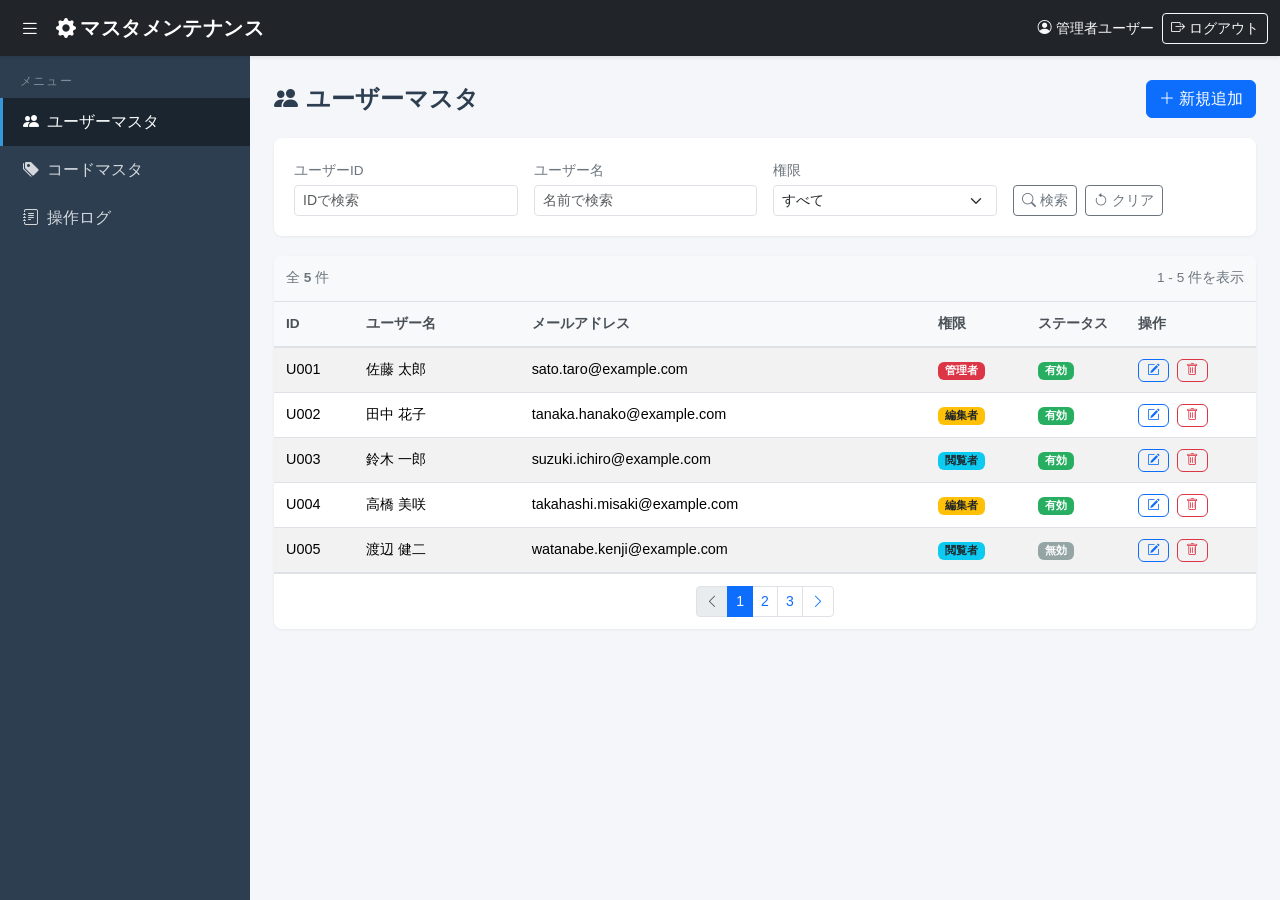
<file: index.html>
<!DOCTYPE html>
<html lang="ja">
<head>
  <meta charset="UTF-8">
  <meta name="viewport" content="width=device-width, initial-scale=1.0">
  <title>マスタメンテナンス - ユーザーマスタ</title>
  <!-- Bootstrap 5 CSS -->
  <link href="https://cdn.jsdelivr.net/npm/bootstrap@5.3.3/dist/css/bootstrap.min.css" rel="stylesheet">
  <!-- Bootstrap Icons -->
  <link href="https://cdn.jsdelivr.net/npm/bootstrap-icons@1.11.3/font/bootstrap-icons.min.css" rel="stylesheet">
  <!-- Custom CSS -->
  <link href="css/style.css" rel="stylesheet">
</head>
<body>

  <!-- ===== Header ===== -->
  <nav class="navbar navbar-expand navbar-dark bg-dark fixed-top">
    <div class="container-fluid">
      <button class="btn btn-dark me-2" id="sidebarToggle">
        <i class="bi bi-list"></i>
      </button>
      <a class="navbar-brand" href="index.html">
        <i class="bi bi-gear-fill me-1"></i>マスタメンテナンス
      </a>
      <div class="ms-auto d-flex align-items-center">
        <span class="text-light small me-2">
          <i class="bi bi-person-circle me-1"></i>管理者ユーザー
        </span>
        <a href="#" class="btn btn-outline-light btn-sm">
          <i class="bi bi-box-arrow-right"></i> ログアウト
        </a>
      </div>
    </div>
  </nav>

  <!-- Spacer for fixed navbar -->
  <div style="height: var(--header-height);"></div>

  <!-- ===== Sidebar ===== -->
  <nav id="sidebar">
    <div class="sidebar-heading">メニュー</div>
    <ul class="nav flex-column">
      <li class="nav-item">
        <a class="nav-link active" href="index.html">
          <i class="bi bi-people-fill"></i>ユーザーマスタ
        </a>
      </li>
      <li class="nav-item">
        <a class="nav-link" href="codes.html">
          <i class="bi bi-tags-fill"></i>コードマスタ
        </a>
      </li>
      <li class="nav-item">
        <a class="nav-link" href="audit-logs.html">
          <i class="bi bi-journal-text"></i>操作ログ
        </a>
      </li>
    </ul>
  </nav>

  <!-- ===== Main Content ===== -->
  <div id="main-content">

    <!-- Page Header -->
    <div class="page-header">
      <h4><i class="bi bi-people-fill me-2"></i>ユーザーマスタ</h4>
      <button class="btn btn-primary" data-bs-toggle="modal" data-bs-target="#userModal">
        <i class="bi bi-plus-lg me-1"></i>新規追加
      </button>
    </div>

    <!-- Search Area -->
    <div class="search-area">
      <form>
        <div class="row g-3 align-items-end">
          <div class="col-md-3">
            <label class="form-label">ユーザーID</label>
            <input type="text" class="form-control form-control-sm" placeholder="IDで検索">
          </div>
          <div class="col-md-3">
            <label class="form-label">ユーザー名</label>
            <input type="text" class="form-control form-control-sm" placeholder="名前で検索">
          </div>
          <div class="col-md-3">
            <label class="form-label">権限</label>
            <select class="form-select form-select-sm">
              <option value="">すべて</option>
              <option value="admin">管理者</option>
              <option value="editor">編集者</option>
              <option value="viewer">閲覧者</option>
            </select>
          </div>
          <div class="col-md-3">
            <button type="button" class="btn btn-outline-secondary btn-sm me-1">
              <i class="bi bi-search me-1"></i>検索
            </button>
            <button type="button" class="btn btn-outline-secondary btn-sm">
              <i class="bi bi-arrow-counterclockwise me-1"></i>クリア
            </button>
          </div>
        </div>
      </form>
    </div>

    <!-- Table -->
    <div class="table-card">
      <div class="table-info-bar">
        <span>全 <strong>5</strong> 件</span>
        <span>1 - 5 件を表示</span>
      </div>
      <div class="table-responsive">
        <table class="table table-striped table-hover">
          <thead>
            <tr>
              <th style="width: 80px;">ID</th>
              <th>ユーザー名</th>
              <th>メールアドレス</th>
              <th style="width: 100px;">権限</th>
              <th style="width: 100px;">ステータス</th>
              <th style="width: 130px;">操作</th>
            </tr>
          </thead>
          <tbody>
            <tr>
              <td>U001</td>
              <td>佐藤 太郎</td>
              <td>sato.taro@example.com</td>
              <td><span class="badge bg-danger">管理者</span></td>
              <td><span class="badge badge-active">有効</span></td>
              <td>
                <button class="btn btn-outline-primary btn-action me-1" data-bs-toggle="modal" data-bs-target="#userModal">
                  <i class="bi bi-pencil-square"></i>
                </button>
                <button class="btn btn-outline-danger btn-action" data-bs-toggle="modal" data-bs-target="#deleteModal">
                  <i class="bi bi-trash"></i>
                </button>
              </td>
            </tr>
            <tr>
              <td>U002</td>
              <td>田中 花子</td>
              <td>tanaka.hanako@example.com</td>
              <td><span class="badge bg-warning text-dark">編集者</span></td>
              <td><span class="badge badge-active">有効</span></td>
              <td>
                <button class="btn btn-outline-primary btn-action me-1" data-bs-toggle="modal" data-bs-target="#userModal">
                  <i class="bi bi-pencil-square"></i>
                </button>
                <button class="btn btn-outline-danger btn-action" data-bs-toggle="modal" data-bs-target="#deleteModal">
                  <i class="bi bi-trash"></i>
                </button>
              </td>
            </tr>
            <tr>
              <td>U003</td>
              <td>鈴木 一郎</td>
              <td>suzuki.ichiro@example.com</td>
              <td><span class="badge bg-info text-dark">閲覧者</span></td>
              <td><span class="badge badge-active">有効</span></td>
              <td>
                <button class="btn btn-outline-primary btn-action me-1" data-bs-toggle="modal" data-bs-target="#userModal">
                  <i class="bi bi-pencil-square"></i>
                </button>
                <button class="btn btn-outline-danger btn-action" data-bs-toggle="modal" data-bs-target="#deleteModal">
                  <i class="bi bi-trash"></i>
                </button>
              </td>
            </tr>
            <tr>
              <td>U004</td>
              <td>高橋 美咲</td>
              <td>takahashi.misaki@example.com</td>
              <td><span class="badge bg-warning text-dark">編集者</span></td>
              <td><span class="badge badge-active">有効</span></td>
              <td>
                <button class="btn btn-outline-primary btn-action me-1" data-bs-toggle="modal" data-bs-target="#userModal">
                  <i class="bi bi-pencil-square"></i>
                </button>
                <button class="btn btn-outline-danger btn-action" data-bs-toggle="modal" data-bs-target="#deleteModal">
                  <i class="bi bi-trash"></i>
                </button>
              </td>
            </tr>
            <tr>
              <td>U005</td>
              <td>渡辺 健二</td>
              <td>watanabe.kenji@example.com</td>
              <td><span class="badge bg-info text-dark">閲覧者</span></td>
              <td><span class="badge badge-inactive">無効</span></td>
              <td>
                <button class="btn btn-outline-primary btn-action me-1" data-bs-toggle="modal" data-bs-target="#userModal">
                  <i class="bi bi-pencil-square"></i>
                </button>
                <button class="btn btn-outline-danger btn-action" data-bs-toggle="modal" data-bs-target="#deleteModal">
                  <i class="bi bi-trash"></i>
                </button>
              </td>
            </tr>
          </tbody>
        </table>
      </div>

      <!-- Pagination -->
      <div class="pagination-area">
        <nav>
          <ul class="pagination pagination-sm mb-0">
            <li class="page-item disabled">
              <a class="page-link" href="#"><i class="bi bi-chevron-left"></i></a>
            </li>
            <li class="page-item active"><a class="page-link" href="#">1</a></li>
            <li class="page-item"><a class="page-link" href="#">2</a></li>
            <li class="page-item"><a class="page-link" href="#">3</a></li>
            <li class="page-item">
              <a class="page-link" href="#"><i class="bi bi-chevron-right"></i></a>
            </li>
          </ul>
        </nav>
      </div>
    </div>

  </div><!-- /main-content -->

  <!-- ===== User Edit Modal ===== -->
  <div class="modal fade" id="userModal" tabindex="-1" aria-labelledby="userModalLabel" aria-hidden="true">
    <div class="modal-dialog">
      <div class="modal-content">
        <div class="modal-header">
          <h5 class="modal-title" id="userModalLabel">
            <i class="bi bi-person-plus-fill me-2"></i>ユーザー登録・編集
          </h5>
          <button type="button" class="btn-close" data-bs-dismiss="modal" aria-label="閉じる"></button>
        </div>
        <div class="modal-body">
          <form>
            <div class="mb-3">
              <label class="form-label required">ユーザーID</label>
              <input type="text" class="form-control" placeholder="例: U006">
              <div class="form-text">新規登録時のみ入力してください。</div>
            </div>
            <div class="mb-3">
              <label class="form-label required">ユーザー名</label>
              <input type="text" class="form-control" placeholder="例: 山田 太郎">
            </div>
            <div class="mb-3">
              <label class="form-label required">メールアドレス</label>
              <input type="email" class="form-control" placeholder="例: yamada@example.com">
            </div>
            <div class="mb-3">
              <label class="form-label required">権限</label>
              <select class="form-select">
                <option value="">選択してください</option>
                <option value="admin">管理者</option>
                <option value="editor">編集者</option>
                <option value="viewer">閲覧者</option>
              </select>
            </div>
            <div class="mb-3">
              <label class="form-label">ステータス</label>
              <div class="form-check form-switch">
                <input class="form-check-input" type="checkbox" id="statusSwitch" checked>
                <label class="form-check-label" for="statusSwitch">有効</label>
              </div>
            </div>
          </form>
        </div>
        <div class="modal-footer">
          <button type="button" class="btn btn-secondary" data-bs-dismiss="modal">
            <i class="bi bi-x-lg me-1"></i>キャンセル
          </button>
          <button type="button" class="btn btn-primary">
            <i class="bi bi-check-lg me-1"></i>保存
          </button>
        </div>
      </div>
    </div>
  </div>

  <!-- ===== Delete Confirm Modal ===== -->
  <div class="modal fade" id="deleteModal" tabindex="-1" aria-labelledby="deleteModalLabel" aria-hidden="true">
    <div class="modal-dialog modal-sm">
      <div class="modal-content">
        <div class="modal-header">
          <h5 class="modal-title" id="deleteModalLabel">
            <i class="bi bi-exclamation-triangle-fill text-danger me-2"></i>削除確認
          </h5>
          <button type="button" class="btn-close" data-bs-dismiss="modal" aria-label="閉じる"></button>
        </div>
        <div class="modal-body">
          <p>このユーザーを削除してもよろしいですか？</p>
          <p class="text-muted small mb-0">この操作は取り消せません。</p>
        </div>
        <div class="modal-footer">
          <button type="button" class="btn btn-secondary btn-sm" data-bs-dismiss="modal">キャンセル</button>
          <button type="button" class="btn btn-danger btn-sm">
            <i class="bi bi-trash me-1"></i>削除する
          </button>
        </div>
      </div>
    </div>
  </div>

  <!-- Bootstrap 5 JS Bundle -->
  <script src="https://cdn.jsdelivr.net/npm/bootstrap@5.3.3/dist/js/bootstrap.bundle.min.js"></script>
  <!-- Sidebar Toggle (minimal JS for design) -->
  <script>
    document.getElementById('sidebarToggle').addEventListener('click', function () {
      document.getElementById('sidebar').classList.toggle('collapsed');
      document.getElementById('main-content').classList.toggle('expanded');
    });
  </script>
</body>
</html>
</file>
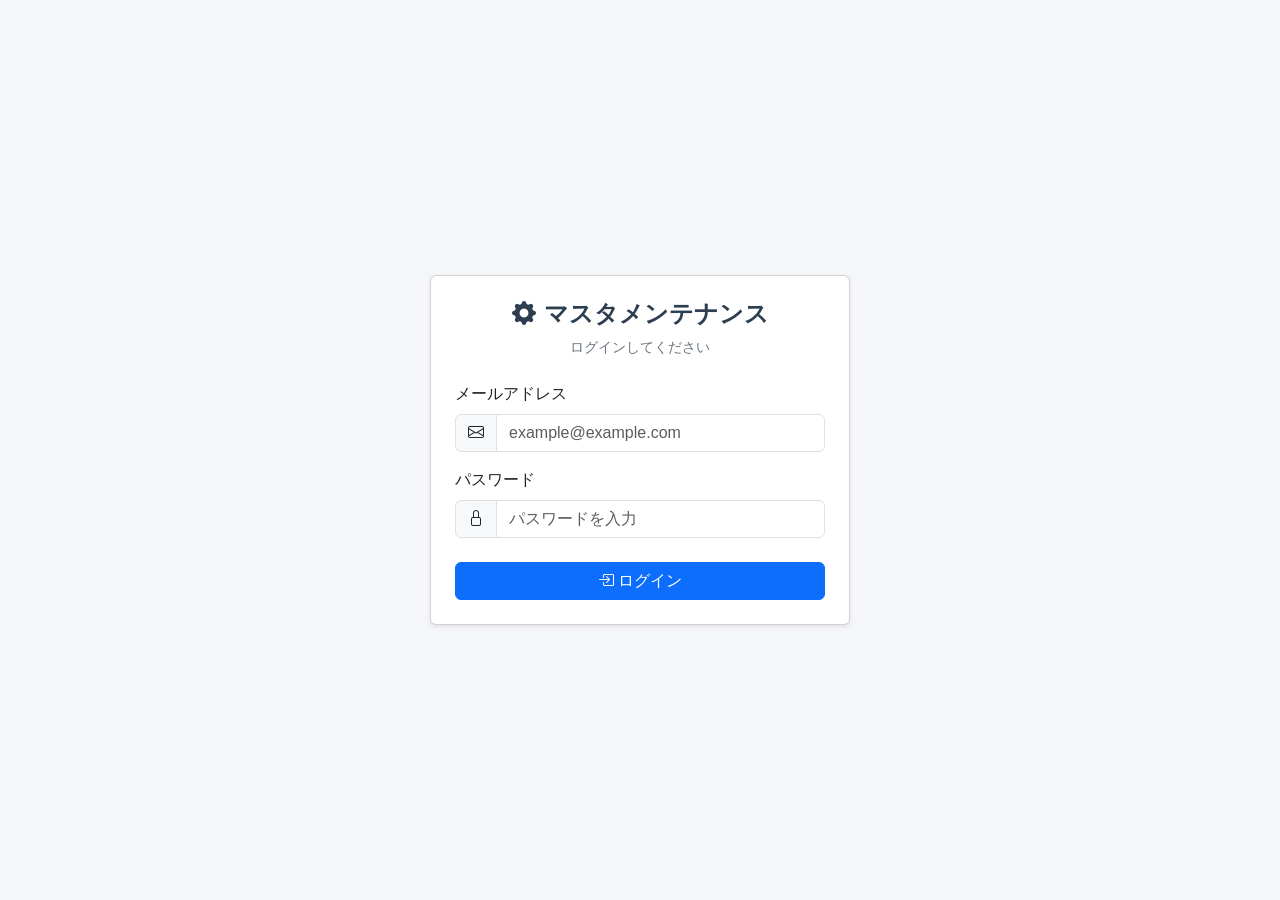
<file: src/MasterMaintenance.Api/wwwroot/index.html>
<!DOCTYPE html>
<html lang="ja">
<head>
  <meta charset="UTF-8">
  <meta name="viewport" content="width=device-width, initial-scale=1.0">
  <title>マスタメンテナンス - ユーザーマスタ</title>
  <!-- Bootstrap 5 CSS -->
  <link href="https://cdn.jsdelivr.net/npm/bootstrap@5.3.3/dist/css/bootstrap.min.css" rel="stylesheet">
  <!-- Bootstrap Icons -->
  <link href="https://cdn.jsdelivr.net/npm/bootstrap-icons@1.11.3/font/bootstrap-icons.min.css" rel="stylesheet">
  <!-- Custom CSS -->
  <link href="css/style.css" rel="stylesheet">
</head>
<body>

  <!-- ===== Header ===== -->
  <nav class="navbar navbar-expand navbar-dark bg-dark fixed-top">
    <div class="container-fluid">
      <button class="btn btn-dark me-2" id="sidebarToggle">
        <i class="bi bi-list"></i>
      </button>
      <a class="navbar-brand" href="index.html">
        <i class="bi bi-gear-fill me-1"></i>マスタメンテナンス
      </a>
      <div class="ms-auto d-flex align-items-center">
        <span class="text-light small me-2" id="currentUserName">
          <i class="bi bi-person-circle me-1"></i>
        </span>
        <a href="#" class="btn btn-outline-light btn-sm" id="btnLogout">
          <i class="bi bi-box-arrow-right"></i> ログアウト
        </a>
      </div>
    </div>
  </nav>

  <!-- Spacer for fixed navbar -->
  <div style="height: var(--header-height);"></div>

  <!-- ===== Sidebar ===== -->
  <nav id="sidebar">
    <div class="sidebar-heading">メニュー</div>
    <ul class="nav flex-column">
      <li class="nav-item">
        <a class="nav-link active" href="index.html">
          <i class="bi bi-people-fill"></i>ユーザーマスタ
        </a>
      </li>
      <li class="nav-item">
        <a class="nav-link" href="codes.html">
          <i class="bi bi-tags-fill"></i>コードマスタ
        </a>
      </li>
      <li class="nav-item">
        <a class="nav-link" href="audit-logs.html">
          <i class="bi bi-journal-text"></i>操作ログ
        </a>
      </li>
    </ul>
  </nav>

  <!-- ===== Main Content ===== -->
  <div id="main-content">

    <!-- Page Header -->
    <div class="page-header">
      <h4><i class="bi bi-people-fill me-2"></i>ユーザーマスタ</h4>
      <button class="btn btn-primary" id="btnAddUser">
        <i class="bi bi-plus-lg me-1"></i>新規追加
      </button>
    </div>

    <!-- Search Area -->
    <div class="search-area">
      <form>
        <div class="row g-3 align-items-end">
          <div class="col-md-3">
            <label class="form-label">ユーザーID</label>
            <input type="text" class="form-control form-control-sm" id="searchId" placeholder="IDで検索">
          </div>
          <div class="col-md-3">
            <label class="form-label">ユーザー名</label>
            <input type="text" class="form-control form-control-sm" id="searchUserName" placeholder="名前で検索">
          </div>
          <div class="col-md-3">
            <label class="form-label">権限</label>
            <select class="form-select form-select-sm" id="searchRole">
              <option value="">すべて</option>
              <option value="admin">管理者</option>
              <option value="editor">編集者</option>
              <option value="viewer">閲覧者</option>
            </select>
          </div>
          <div class="col-md-3">
            <button type="button" class="btn btn-outline-secondary btn-sm me-1" id="btnSearch">
              <i class="bi bi-search me-1"></i>検索
            </button>
            <button type="button" class="btn btn-outline-secondary btn-sm" id="btnClear">
              <i class="bi bi-arrow-counterclockwise me-1"></i>クリア
            </button>
          </div>
        </div>
      </form>
    </div>

    <!-- Table -->
    <div class="table-card">
      <div class="table-info-bar">
        <span>全 <strong id="totalCount">0</strong> 件</span>
        <span id="showingRange">0 件を表示</span>
      </div>
      <div class="table-responsive">
        <table class="table table-striped table-hover">
          <thead>
            <tr>
              <th style="width: 80px;">ID</th>
              <th>ユーザー名</th>
              <th>メールアドレス</th>
              <th style="width: 100px;">権限</th>
              <th style="width: 100px;">ステータス</th>
              <th style="width: 130px;">操作</th>
            </tr>
          </thead>
          <tbody id="userTableBody">
          </tbody>
        </table>
      </div>

      <!-- Pagination -->
      <div class="pagination-area">
        <nav>
          <ul class="pagination pagination-sm mb-0" id="pagination">
          </ul>
        </nav>
      </div>
    </div>

  </div><!-- /main-content -->

  <!-- ===== User Edit Modal ===== -->
  <div class="modal fade" id="userModal" tabindex="-1" aria-labelledby="userModalLabel" aria-hidden="true">
    <div class="modal-dialog">
      <div class="modal-content">
        <div class="modal-header">
          <h5 class="modal-title" id="userModalLabel">
            <i class="bi bi-person-plus-fill me-2"></i>ユーザー登録・編集
          </h5>
          <button type="button" class="btn-close" data-bs-dismiss="modal" aria-label="閉じる"></button>
        </div>
        <div class="modal-body">
          <form id="userForm">
            <input type="hidden" id="formMode" value="create">
            <div class="mb-3" id="idFieldGroup">
              <label class="form-label required">ユーザーID</label>
              <input type="text" class="form-control" id="formId" placeholder="例: U006">
              <div class="form-text">新規登録時のみ入力してください。</div>
            </div>
            <div class="mb-3">
              <label class="form-label required">ユーザー名</label>
              <input type="text" class="form-control" id="formUserName" placeholder="例: 山田 太郎">
            </div>
            <div class="mb-3">
              <label class="form-label required">メールアドレス</label>
              <input type="email" class="form-control" id="formEmail" placeholder="例: yamada@example.com">
            </div>
            <div class="mb-3">
              <label class="form-label" id="passwordLabel">パスワード</label>
              <input type="password" class="form-control" id="formPassword" placeholder="パスワードを入力">
              <div class="form-text" id="passwordHelp">編集時は空欄のままにすると既存のパスワードを維持します。</div>
            </div>
            <div class="mb-3">
              <label class="form-label required">権限</label>
              <select class="form-select" id="formRole">
                <option value="">選択してください</option>
                <option value="admin">管理者</option>
                <option value="editor">編集者</option>
                <option value="viewer">閲覧者</option>
              </select>
            </div>
            <div class="mb-3">
              <label class="form-label">ステータス</label>
              <div class="form-check form-switch">
                <input class="form-check-input" type="checkbox" id="formIsActive" checked>
                <label class="form-check-label" for="formIsActive">有効</label>
              </div>
            </div>
          </form>
        </div>
        <div class="modal-footer">
          <button type="button" class="btn btn-secondary" data-bs-dismiss="modal">
            <i class="bi bi-x-lg me-1"></i>キャンセル
          </button>
          <button type="button" class="btn btn-primary" id="btnSaveUser">
            <i class="bi bi-check-lg me-1"></i>保存
          </button>
        </div>
      </div>
    </div>
  </div>

  <!-- ===== Delete Confirm Modal ===== -->
  <div class="modal fade" id="deleteModal" tabindex="-1" aria-labelledby="deleteModalLabel" aria-hidden="true">
    <div class="modal-dialog modal-sm">
      <div class="modal-content">
        <div class="modal-header">
          <h5 class="modal-title" id="deleteModalLabel">
            <i class="bi bi-exclamation-triangle-fill text-danger me-2"></i>削除確認
          </h5>
          <button type="button" class="btn-close" data-bs-dismiss="modal" aria-label="閉じる"></button>
        </div>
        <div class="modal-body">
          <p>このユーザーを削除してもよろしいですか？</p>
          <p class="text-muted small mb-0">この操作は取り消せません。</p>
        </div>
        <div class="modal-footer">
          <button type="button" class="btn btn-secondary btn-sm" data-bs-dismiss="modal">キャンセル</button>
          <button type="button" class="btn btn-danger btn-sm" id="btnConfirmDelete">
            <i class="bi bi-trash me-1"></i>削除する
          </button>
        </div>
      </div>
    </div>
  </div>

  <!-- Bootstrap 5 JS Bundle -->
  <script src="https://cdn.jsdelivr.net/npm/bootstrap@5.3.3/dist/js/bootstrap.bundle.min.js"></script>
  <!-- Sidebar Toggle (minimal JS for design) -->
  <script>
    document.getElementById('sidebarToggle').addEventListener('click', function () {
      document.getElementById('sidebar').classList.toggle('collapsed');
      document.getElementById('main-content').classList.toggle('expanded');
    });
  </script>
  <!-- Auth Script -->
  <script>
    // --- トークン管理 ---
    const token = localStorage.getItem('token');
    if (!token) { location.href = 'login.html'; }

    function parseJwt(t) {
      try {
        const payload = t.split('.')[1];
        const bin = atob(payload.replace(/-/g, '+').replace(/_/g, '/'));
        const bytes = Uint8Array.from(bin, c => c.charCodeAt(0));
        const json = new TextDecoder().decode(bytes);
        return JSON.parse(json);
      } catch { return null; }
    }

    const claims = parseJwt(token);
    if (!claims) { localStorage.removeItem('token'); location.href = 'login.html'; }

    // ユーザー名表示
    const userName = claims['http://schemas.xmlsoap.org/ws/2005/05/identity/claims/name'] || '';
    const userRole = claims['http://schemas.microsoft.com/ws/2008/06/identity/claims/role'] || '';
    document.getElementById('currentUserName').innerHTML =
      '<i class="bi bi-person-circle me-1"></i>' + userName;

    // ログアウト
    document.getElementById('btnLogout').addEventListener('click', function (e) {
      e.preventDefault();
      localStorage.removeItem('token');
      location.href = 'login.html';
    });

    // 認証付き fetch ラッパー
    async function authFetch(url, options = {}) {
      options.headers = options.headers || {};
      options.headers['Authorization'] = 'Bearer ' + token;
      const res = await fetch(url, options);
      if (res.status === 401) {
        localStorage.removeItem('token');
        location.href = 'login.html';
      }
      return res;
    }

    // --- ロールベース UI 制御 ---
    (function () {
      if (userRole === 'viewer') {
        // 新規追加ボタンを非表示
        document.getElementById('btnAddUser').style.display = 'none';
      } else if (userRole === 'editor') {
        // editor はユーザーの新規追加を非表示
        document.getElementById('btnAddUser').style.display = 'none';
      }
    })();
  </script>
  <!-- User CRUD Script -->
  <script>
    const API_BASE = '/api/users';
    let currentPage = 1;
    const pageSize = 10;
    let deleteTargetId = null;

    const userModal = new bootstrap.Modal(document.getElementById('userModal'));
    const deleteModal = new bootstrap.Modal(document.getElementById('deleteModal'));

    // --- 権限バッジ ---
    function roleBadge(role) {
      switch (role) {
        case 'admin':  return '<span class="badge bg-danger">管理者</span>';
        case 'editor': return '<span class="badge bg-warning text-dark">編集者</span>';
        case 'viewer': return '<span class="badge bg-info text-dark">閲覧者</span>';
        default:       return '<span class="badge bg-secondary">' + role + '</span>';
      }
    }

    // --- ステータスバッジ ---
    function statusBadge(isActive) {
      return isActive
        ? '<span class="badge badge-active">有効</span>'
        : '<span class="badge badge-inactive">無効</span>';
    }

    // --- ユーザー一覧取得 ---
    async function loadUsers(page) {
      currentPage = page || 1;
      const params = new URLSearchParams();
      const id = document.getElementById('searchId').value.trim();
      const userName = document.getElementById('searchUserName').value.trim();
      const role = document.getElementById('searchRole').value;

      if (id) params.set('id', id);
      if (userName) params.set('userName', userName);
      if (role) params.set('role', role);
      params.set('page', currentPage);
      params.set('pageSize', pageSize);

      try {
        const res = await authFetch(API_BASE + '?' + params.toString());
        if (!res.ok) throw new Error('データの取得に失敗しました。');
        const data = await res.json();
        renderTable(data);
        renderPagination(data);
        renderInfoBar(data);
      } catch (e) {
        alert(e.message);
      }
    }

    // --- テーブル描画 ---
    function renderTable(data) {
      const tbody = document.getElementById('userTableBody');
      if (data.items.length === 0) {
        tbody.innerHTML = '<tr><td colspan="6" class="text-center text-muted py-4">データがありません</td></tr>';
        return;
      }
      tbody.innerHTML = data.items.map(u => {
        let actions = '';
        if (userRole === 'admin' || userRole === 'editor') {
          actions += `<button class="btn btn-outline-primary btn-action me-1" onclick="openEditModal('${u.id}')"><i class="bi bi-pencil-square"></i></button>`;
        }
        if (userRole === 'admin') {
          actions += `<button class="btn btn-outline-danger btn-action" onclick="openDeleteModal('${u.id}')"><i class="bi bi-trash"></i></button>`;
        }
        return `<tr>
          <td>${u.id}</td>
          <td>${u.userName}</td>
          <td>${u.email}</td>
          <td>${roleBadge(u.role)}</td>
          <td>${statusBadge(u.isActive)}</td>
          <td>${actions}</td>
        </tr>`;
      }).join('');
    }

    // --- 件数表示 ---
    function renderInfoBar(data) {
      document.getElementById('totalCount').textContent = data.totalCount;
      const start = (data.page - 1) * data.pageSize + 1;
      const end = Math.min(data.page * data.pageSize, data.totalCount);
      document.getElementById('showingRange').textContent =
        data.totalCount > 0 ? start + ' - ' + end + ' 件を表示' : '0 件を表示';
    }

    // --- ページネーション描画 ---
    function renderPagination(data) {
      const totalPages = Math.ceil(data.totalCount / data.pageSize);
      const ul = document.getElementById('pagination');
      if (totalPages <= 1) { ul.innerHTML = ''; return; }

      let html = '';
      // 前へ
      html += '<li class="page-item ' + (data.page <= 1 ? 'disabled' : '') + '">';
      html += '<a class="page-link" href="#" onclick="loadUsers(' + (data.page - 1) + '); return false;"><i class="bi bi-chevron-left"></i></a></li>';

      for (let i = 1; i <= totalPages; i++) {
        html += '<li class="page-item ' + (i === data.page ? 'active' : '') + '">';
        html += '<a class="page-link" href="#" onclick="loadUsers(' + i + '); return false;">' + i + '</a></li>';
      }

      // 次へ
      html += '<li class="page-item ' + (data.page >= totalPages ? 'disabled' : '') + '">';
      html += '<a class="page-link" href="#" onclick="loadUsers(' + (data.page + 1) + '); return false;"><i class="bi bi-chevron-right"></i></a></li>';

      ul.innerHTML = html;
    }

    // --- 新規追加モーダル ---
    document.getElementById('btnAddUser').addEventListener('click', function () {
      document.getElementById('formMode').value = 'create';
      document.getElementById('userModalLabel').innerHTML = '<i class="bi bi-person-plus-fill me-2"></i>ユーザー登録';
      document.getElementById('idFieldGroup').style.display = '';
      document.getElementById('formId').value = '';
      document.getElementById('formId').disabled = false;
      document.getElementById('formUserName').value = '';
      document.getElementById('formEmail').value = '';
      document.getElementById('formPassword').value = '';
      document.getElementById('formRole').value = '';
      document.getElementById('formIsActive').checked = true;
      document.getElementById('passwordLabel').classList.add('required');
      document.getElementById('passwordHelp').style.display = 'none';
      userModal.show();
    });

    // --- 編集モーダル ---
    async function openEditModal(id) {
      try {
        const res = await authFetch(API_BASE + '/' + id);
        if (!res.ok) throw new Error('ユーザー情報の取得に失敗しました。');
        const user = await res.json();

        document.getElementById('formMode').value = 'edit';
        document.getElementById('userModalLabel').innerHTML = '<i class="bi bi-pencil-square me-2"></i>ユーザー編集';
        document.getElementById('idFieldGroup').style.display = 'none';
        document.getElementById('formId').value = user.id;
        document.getElementById('formId').disabled = true;
        document.getElementById('formUserName').value = user.userName;
        document.getElementById('formEmail').value = user.email;
        document.getElementById('formPassword').value = '';
        document.getElementById('formRole').value = user.role;
        document.getElementById('formIsActive').checked = user.isActive;
        document.getElementById('passwordLabel').classList.remove('required');
        document.getElementById('passwordHelp').style.display = '';
        userModal.show();
      } catch (e) {
        alert(e.message);
      }
    }

    // --- 保存 ---
    document.getElementById('btnSaveUser').addEventListener('click', async function () {
      const mode = document.getElementById('formMode').value;
      const id = document.getElementById('formId').value.trim();
      const userName = document.getElementById('formUserName').value.trim();
      const email = document.getElementById('formEmail').value.trim();
      const password = document.getElementById('formPassword').value;
      const role = document.getElementById('formRole').value;
      const isActive = document.getElementById('formIsActive').checked;

      try {
        let res;
        if (mode === 'create') {
          res = await authFetch(API_BASE, {
            method: 'POST',
            headers: { 'Content-Type': 'application/json' },
            body: JSON.stringify({ id, userName, email, password, role, isActive }),
          });
        } else {
          res = await authFetch(API_BASE + '/' + id, {
            method: 'PUT',
            headers: { 'Content-Type': 'application/json' },
            body: JSON.stringify({ userName, email, password: password || null, role, isActive }),
          });
        }

        if (!res.ok) {
          const err = await res.json().catch(() => null);
          throw new Error(err?.message || err?.title || '保存に失敗しました。');
        }

        userModal.hide();
        loadUsers(mode === 'create' ? 1 : currentPage);
      } catch (e) {
        alert(e.message);
      }
    });

    // --- 削除確認モーダル ---
    function openDeleteModal(id) {
      deleteTargetId = id;
      deleteModal.show();
    }

    document.getElementById('btnConfirmDelete').addEventListener('click', async function () {
      if (!deleteTargetId) return;
      try {
        const res = await authFetch(API_BASE + '/' + deleteTargetId, { method: 'DELETE' });
        if (!res.ok) throw new Error('削除に失敗しました。');
        deleteModal.hide();
        loadUsers(currentPage);
      } catch (e) {
        alert(e.message);
      }
    });

    // --- 検索・クリア ---
    document.getElementById('btnSearch').addEventListener('click', function () {
      loadUsers(1);
    });

    document.getElementById('btnClear').addEventListener('click', function () {
      document.getElementById('searchId').value = '';
      document.getElementById('searchUserName').value = '';
      document.getElementById('searchRole').value = '';
      loadUsers(1);
    });

    // --- 初期ロード ---
    loadUsers(1);
  </script>
</body>
</html>
</file>
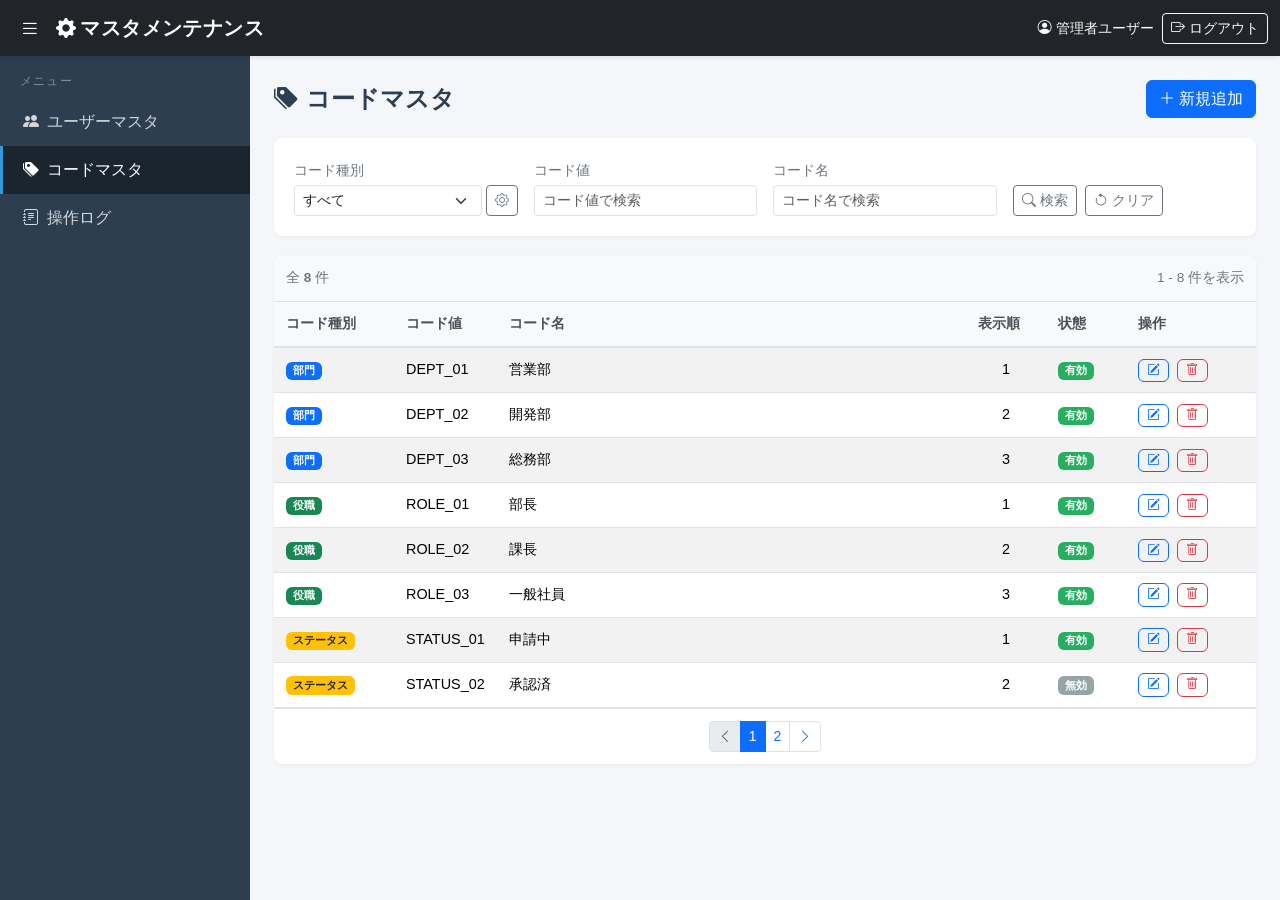
<file: codes.html>
<!DOCTYPE html>
<html lang="ja">
<head>
  <meta charset="UTF-8">
  <meta name="viewport" content="width=device-width, initial-scale=1.0">
  <title>マスタメンテナンス - コードマスタ</title>
  <!-- Bootstrap 5 CSS -->
  <link href="https://cdn.jsdelivr.net/npm/bootstrap@5.3.3/dist/css/bootstrap.min.css" rel="stylesheet">
  <!-- Bootstrap Icons -->
  <link href="https://cdn.jsdelivr.net/npm/bootstrap-icons@1.11.3/font/bootstrap-icons.min.css" rel="stylesheet">
  <!-- Custom CSS -->
  <link href="css/style.css" rel="stylesheet">
</head>
<body>

  <!-- ===== Header ===== -->
  <nav class="navbar navbar-expand navbar-dark bg-dark fixed-top">
    <div class="container-fluid">
      <button class="btn btn-dark me-2" id="sidebarToggle">
        <i class="bi bi-list"></i>
      </button>
      <a class="navbar-brand" href="index.html">
        <i class="bi bi-gear-fill me-1"></i>マスタメンテナンス
      </a>
      <div class="ms-auto d-flex align-items-center">
        <span class="text-light small me-2">
          <i class="bi bi-person-circle me-1"></i>管理者ユーザー
        </span>
        <a href="#" class="btn btn-outline-light btn-sm">
          <i class="bi bi-box-arrow-right"></i> ログアウト
        </a>
      </div>
    </div>
  </nav>

  <!-- Spacer for fixed navbar -->
  <div style="height: var(--header-height);"></div>

  <!-- ===== Sidebar ===== -->
  <nav id="sidebar">
    <div class="sidebar-heading">メニュー</div>
    <ul class="nav flex-column">
      <li class="nav-item">
        <a class="nav-link" href="index.html">
          <i class="bi bi-people-fill"></i>ユーザーマスタ
        </a>
      </li>
      <li class="nav-item">
        <a class="nav-link active" href="codes.html">
          <i class="bi bi-tags-fill"></i>コードマスタ
        </a>
      </li>
      <li class="nav-item">
        <a class="nav-link" href="audit-logs.html">
          <i class="bi bi-journal-text"></i>操作ログ
        </a>
      </li>
    </ul>
  </nav>

  <!-- ===== Main Content ===== -->
  <div id="main-content">

    <!-- Page Header -->
    <div class="page-header">
      <h4><i class="bi bi-tags-fill me-2"></i>コードマスタ</h4>
      <button class="btn btn-primary" data-bs-toggle="modal" data-bs-target="#codeModal">
        <i class="bi bi-plus-lg me-1"></i>新規追加
      </button>
    </div>

    <!-- Search Area -->
    <div class="search-area">
      <form>
        <div class="row g-3 align-items-end">
          <div class="col-md-3">
            <label class="form-label">コード種別</label>
            <div class="d-flex gap-1">
              <select class="form-select form-select-sm">
                <option value="">すべて</option>
                <option value="DEPT">部門</option>
                <option value="ROLE">役職</option>
                <option value="STATUS">ステータス</option>
                <option value="REGION">地域</option>
              </select>
              <button type="button" class="btn btn-outline-secondary btn-sm flex-shrink-0" data-bs-toggle="modal" data-bs-target="#codeTypeModal" title="コード種別の管理">
                <i class="bi bi-gear"></i>
              </button>
            </div>
          </div>
          <div class="col-md-3">
            <label class="form-label">コード値</label>
            <input type="text" class="form-control form-control-sm" placeholder="コード値で検索">
          </div>
          <div class="col-md-3">
            <label class="form-label">コード名</label>
            <input type="text" class="form-control form-control-sm" placeholder="コード名で検索">
          </div>
          <div class="col-md-3">
            <button type="button" class="btn btn-outline-secondary btn-sm me-1">
              <i class="bi bi-search me-1"></i>検索
            </button>
            <button type="button" class="btn btn-outline-secondary btn-sm">
              <i class="bi bi-arrow-counterclockwise me-1"></i>クリア
            </button>
          </div>
        </div>
      </form>
    </div>

    <!-- Table -->
    <div class="table-card">
      <div class="table-info-bar">
        <span>全 <strong>8</strong> 件</span>
        <span>1 - 8 件を表示</span>
      </div>
      <div class="table-responsive">
        <table class="table table-striped table-hover">
          <thead>
            <tr>
              <th style="width: 120px;">コード種別</th>
              <th style="width: 100px;">コード値</th>
              <th>コード名</th>
              <th style="width: 80px;">表示順</th>
              <th style="width: 80px;">状態</th>
              <th style="width: 130px;">操作</th>
            </tr>
          </thead>
          <tbody>
            <tr>
              <td><span class="badge bg-primary">部門</span></td>
              <td>DEPT_01</td>
              <td>営業部</td>
              <td class="text-center">1</td>
              <td><span class="badge badge-active">有効</span></td>
              <td>
                <button class="btn btn-outline-primary btn-action me-1" data-bs-toggle="modal" data-bs-target="#codeModal">
                  <i class="bi bi-pencil-square"></i>
                </button>
                <button class="btn btn-outline-danger btn-action" data-bs-toggle="modal" data-bs-target="#deleteModal">
                  <i class="bi bi-trash"></i>
                </button>
              </td>
            </tr>
            <tr>
              <td><span class="badge bg-primary">部門</span></td>
              <td>DEPT_02</td>
              <td>開発部</td>
              <td class="text-center">2</td>
              <td><span class="badge badge-active">有効</span></td>
              <td>
                <button class="btn btn-outline-primary btn-action me-1" data-bs-toggle="modal" data-bs-target="#codeModal">
                  <i class="bi bi-pencil-square"></i>
                </button>
                <button class="btn btn-outline-danger btn-action" data-bs-toggle="modal" data-bs-target="#deleteModal">
                  <i class="bi bi-trash"></i>
                </button>
              </td>
            </tr>
            <tr>
              <td><span class="badge bg-primary">部門</span></td>
              <td>DEPT_03</td>
              <td>総務部</td>
              <td class="text-center">3</td>
              <td><span class="badge badge-active">有効</span></td>
              <td>
                <button class="btn btn-outline-primary btn-action me-1" data-bs-toggle="modal" data-bs-target="#codeModal">
                  <i class="bi bi-pencil-square"></i>
                </button>
                <button class="btn btn-outline-danger btn-action" data-bs-toggle="modal" data-bs-target="#deleteModal">
                  <i class="bi bi-trash"></i>
                </button>
              </td>
            </tr>
            <tr>
              <td><span class="badge bg-success">役職</span></td>
              <td>ROLE_01</td>
              <td>部長</td>
              <td class="text-center">1</td>
              <td><span class="badge badge-active">有効</span></td>
              <td>
                <button class="btn btn-outline-primary btn-action me-1" data-bs-toggle="modal" data-bs-target="#codeModal">
                  <i class="bi bi-pencil-square"></i>
                </button>
                <button class="btn btn-outline-danger btn-action" data-bs-toggle="modal" data-bs-target="#deleteModal">
                  <i class="bi bi-trash"></i>
                </button>
              </td>
            </tr>
            <tr>
              <td><span class="badge bg-success">役職</span></td>
              <td>ROLE_02</td>
              <td>課長</td>
              <td class="text-center">2</td>
              <td><span class="badge badge-active">有効</span></td>
              <td>
                <button class="btn btn-outline-primary btn-action me-1" data-bs-toggle="modal" data-bs-target="#codeModal">
                  <i class="bi bi-pencil-square"></i>
                </button>
                <button class="btn btn-outline-danger btn-action" data-bs-toggle="modal" data-bs-target="#deleteModal">
                  <i class="bi bi-trash"></i>
                </button>
              </td>
            </tr>
            <tr>
              <td><span class="badge bg-success">役職</span></td>
              <td>ROLE_03</td>
              <td>一般社員</td>
              <td class="text-center">3</td>
              <td><span class="badge badge-active">有効</span></td>
              <td>
                <button class="btn btn-outline-primary btn-action me-1" data-bs-toggle="modal" data-bs-target="#codeModal">
                  <i class="bi bi-pencil-square"></i>
                </button>
                <button class="btn btn-outline-danger btn-action" data-bs-toggle="modal" data-bs-target="#deleteModal">
                  <i class="bi bi-trash"></i>
                </button>
              </td>
            </tr>
            <tr>
              <td><span class="badge bg-warning text-dark">ステータス</span></td>
              <td>STATUS_01</td>
              <td>申請中</td>
              <td class="text-center">1</td>
              <td><span class="badge badge-active">有効</span></td>
              <td>
                <button class="btn btn-outline-primary btn-action me-1" data-bs-toggle="modal" data-bs-target="#codeModal">
                  <i class="bi bi-pencil-square"></i>
                </button>
                <button class="btn btn-outline-danger btn-action" data-bs-toggle="modal" data-bs-target="#deleteModal">
                  <i class="bi bi-trash"></i>
                </button>
              </td>
            </tr>
            <tr>
              <td><span class="badge bg-warning text-dark">ステータス</span></td>
              <td>STATUS_02</td>
              <td>承認済</td>
              <td class="text-center">2</td>
              <td><span class="badge badge-inactive">無効</span></td>
              <td>
                <button class="btn btn-outline-primary btn-action me-1" data-bs-toggle="modal" data-bs-target="#codeModal">
                  <i class="bi bi-pencil-square"></i>
                </button>
                <button class="btn btn-outline-danger btn-action" data-bs-toggle="modal" data-bs-target="#deleteModal">
                  <i class="bi bi-trash"></i>
                </button>
              </td>
            </tr>
          </tbody>
        </table>
      </div>

      <!-- Pagination -->
      <div class="pagination-area">
        <nav>
          <ul class="pagination pagination-sm mb-0">
            <li class="page-item disabled">
              <a class="page-link" href="#"><i class="bi bi-chevron-left"></i></a>
            </li>
            <li class="page-item active"><a class="page-link" href="#">1</a></li>
            <li class="page-item"><a class="page-link" href="#">2</a></li>
            <li class="page-item">
              <a class="page-link" href="#"><i class="bi bi-chevron-right"></i></a>
            </li>
          </ul>
        </nav>
      </div>
    </div>

  </div><!-- /main-content -->

  <!-- ===== Code Edit Modal ===== -->
  <div class="modal fade" id="codeModal" tabindex="-1" aria-labelledby="codeModalLabel" aria-hidden="true">
    <div class="modal-dialog">
      <div class="modal-content">
        <div class="modal-header">
          <h5 class="modal-title" id="codeModalLabel">
            <i class="bi bi-tag-fill me-2"></i>コード登録・編集
          </h5>
          <button type="button" class="btn-close" data-bs-dismiss="modal" aria-label="閉じる"></button>
        </div>
        <div class="modal-body">
          <form>
            <div class="mb-3">
              <label class="form-label required">コード種別</label>
              <div class="d-flex gap-1">
                <select class="form-select">
                  <option value="">選択してください</option>
                  <option value="DEPT">部門</option>
                  <option value="ROLE">役職</option>
                  <option value="STATUS">ステータス</option>
                  <option value="REGION">地域</option>
                </select>
                <button type="button" class="btn btn-outline-secondary flex-shrink-0" data-bs-toggle="modal" data-bs-target="#codeTypeModal" title="コード種別の管理">
                  <i class="bi bi-gear"></i>
                </button>
              </div>
            </div>
            <div class="mb-3">
              <label class="form-label required">コード値</label>
              <input type="text" class="form-control" placeholder="例: DEPT_04">
              <div class="form-text">英数字とアンダースコアのみ使用できます。</div>
            </div>
            <div class="mb-3">
              <label class="form-label required">コード名</label>
              <input type="text" class="form-control" placeholder="例: 人事部">
            </div>
            <div class="mb-3">
              <label class="form-label required">表示順</label>
              <input type="number" class="form-control" placeholder="例: 4" min="1">
            </div>
            <div class="mb-3">
              <label class="form-label">状態</label>
              <div class="form-check form-switch">
                <input class="form-check-input" type="checkbox" id="codeStatusSwitch" checked>
                <label class="form-check-label" for="codeStatusSwitch">有効</label>
              </div>
            </div>
          </form>
        </div>
        <div class="modal-footer">
          <button type="button" class="btn btn-secondary" data-bs-dismiss="modal">
            <i class="bi bi-x-lg me-1"></i>キャンセル
          </button>
          <button type="button" class="btn btn-primary">
            <i class="bi bi-check-lg me-1"></i>保存
          </button>
        </div>
      </div>
    </div>
  </div>

  <!-- ===== Delete Confirm Modal ===== -->
  <div class="modal fade" id="deleteModal" tabindex="-1" aria-labelledby="deleteModalLabel" aria-hidden="true">
    <div class="modal-dialog modal-sm">
      <div class="modal-content">
        <div class="modal-header">
          <h5 class="modal-title" id="deleteModalLabel">
            <i class="bi bi-exclamation-triangle-fill text-danger me-2"></i>削除確認
          </h5>
          <button type="button" class="btn-close" data-bs-dismiss="modal" aria-label="閉じる"></button>
        </div>
        <div class="modal-body">
          <p>このコードを削除してもよろしいですか？</p>
          <p class="text-muted small mb-0">この操作は取り消せません。</p>
        </div>
        <div class="modal-footer">
          <button type="button" class="btn btn-secondary btn-sm" data-bs-dismiss="modal">キャンセル</button>
          <button type="button" class="btn btn-danger btn-sm">
            <i class="bi bi-trash me-1"></i>削除する
          </button>
        </div>
      </div>
    </div>
  </div>

  <!-- ===== Code Type Management Modal ===== -->
  <div class="modal fade" id="codeTypeModal" tabindex="-1" aria-labelledby="codeTypeModalLabel" aria-hidden="true">
    <div class="modal-dialog">
      <div class="modal-content">
        <div class="modal-header">
          <h5 class="modal-title" id="codeTypeModalLabel">
            <i class="bi bi-gear-fill me-2"></i>コード種別の管理
          </h5>
          <button type="button" class="btn-close" data-bs-dismiss="modal" aria-label="閉じる"></button>
        </div>
        <div class="modal-body">
          <!-- 追加フォーム -->
          <div class="d-flex gap-2 mb-3">
            <input type="text" class="form-control form-control-sm" placeholder="種別キー（例: CATEGORY）">
            <input type="text" class="form-control form-control-sm" placeholder="表示名（例: カテゴリ）">
            <button type="button" class="btn btn-primary btn-sm flex-shrink-0">
              <i class="bi bi-plus-lg"></i>
            </button>
          </div>
          <!-- 一覧 -->
          <table class="table table-sm table-hover mb-0">
            <thead>
              <tr>
                <th>種別キー</th>
                <th>表示名</th>
                <th style="width: 80px;">操作</th>
              </tr>
            </thead>
            <tbody>
              <tr>
                <td>DEPT</td>
                <td>部門</td>
                <td>
                  <button class="btn btn-outline-primary btn-action me-1"><i class="bi bi-pencil-square"></i></button>
                  <button class="btn btn-outline-danger btn-action"><i class="bi bi-trash"></i></button>
                </td>
              </tr>
              <tr>
                <td>ROLE</td>
                <td>役職</td>
                <td>
                  <button class="btn btn-outline-primary btn-action me-1"><i class="bi bi-pencil-square"></i></button>
                  <button class="btn btn-outline-danger btn-action"><i class="bi bi-trash"></i></button>
                </td>
              </tr>
              <tr>
                <td>STATUS</td>
                <td>ステータス</td>
                <td>
                  <button class="btn btn-outline-primary btn-action me-1"><i class="bi bi-pencil-square"></i></button>
                  <button class="btn btn-outline-danger btn-action"><i class="bi bi-trash"></i></button>
                </td>
              </tr>
              <tr>
                <td>REGION</td>
                <td>地域</td>
                <td>
                  <button class="btn btn-outline-primary btn-action me-1"><i class="bi bi-pencil-square"></i></button>
                  <button class="btn btn-outline-danger btn-action"><i class="bi bi-trash"></i></button>
                </td>
              </tr>
            </tbody>
          </table>
        </div>
        <div class="modal-footer">
          <button type="button" class="btn btn-secondary" data-bs-dismiss="modal">
            <i class="bi bi-x-lg me-1"></i>閉じる
          </button>
        </div>
      </div>
    </div>
  </div>

  <!-- Bootstrap 5 JS Bundle -->
  <script src="https://cdn.jsdelivr.net/npm/bootstrap@5.3.3/dist/js/bootstrap.bundle.min.js"></script>
  <!-- Sidebar Toggle (minimal JS for design) -->
  <script>
    document.getElementById('sidebarToggle').addEventListener('click', function () {
      document.getElementById('sidebar').classList.toggle('collapsed');
      document.getElementById('main-content').classList.toggle('expanded');
    });
  </script>
</body>
</html>
</file>
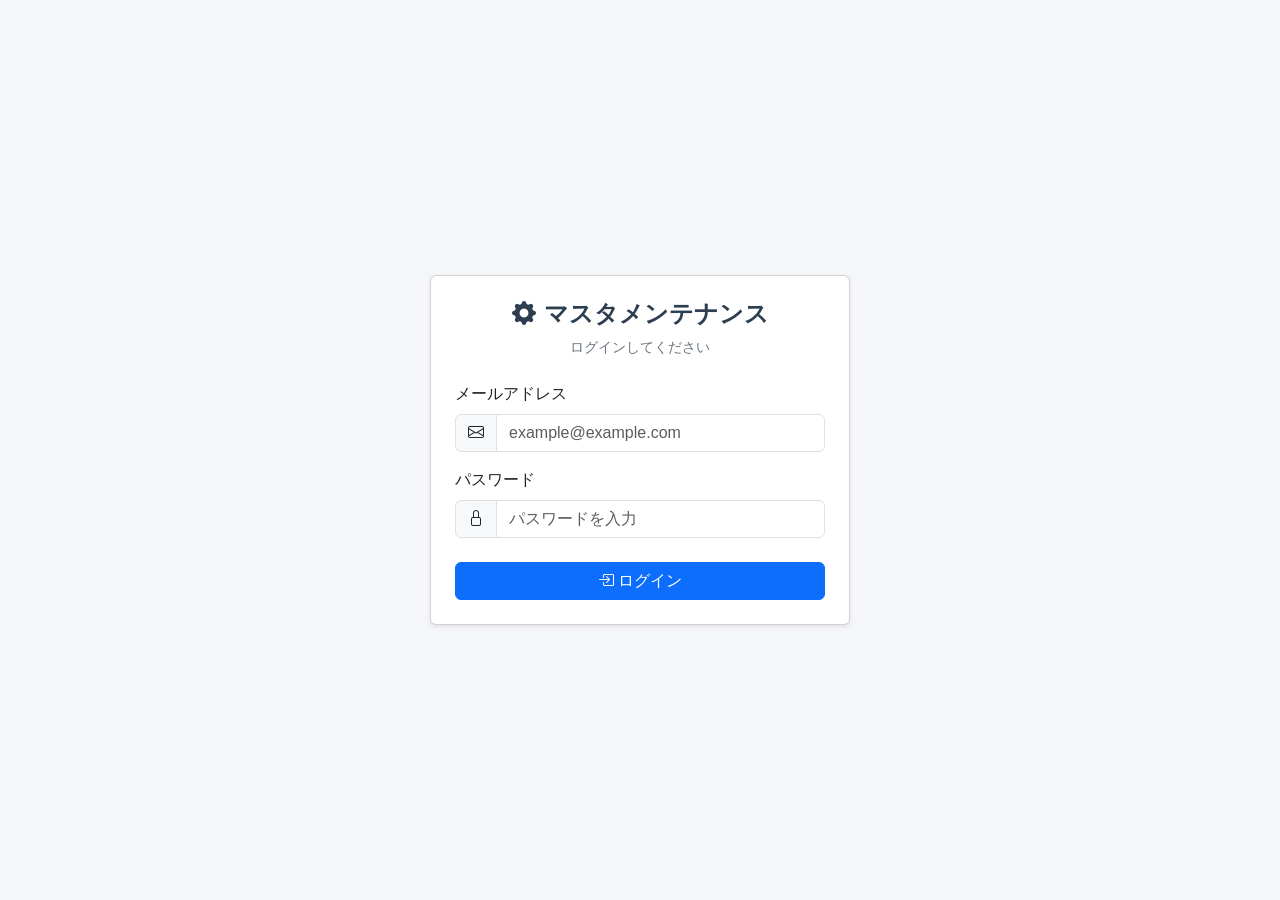
<file: src/MasterMaintenance.Api/wwwroot/codes.html>
<!DOCTYPE html>
<html lang="ja">
<head>
  <meta charset="UTF-8">
  <meta name="viewport" content="width=device-width, initial-scale=1.0">
  <title>マスタメンテナンス - コードマスタ</title>
  <!-- Bootstrap 5 CSS -->
  <link href="https://cdn.jsdelivr.net/npm/bootstrap@5.3.3/dist/css/bootstrap.min.css" rel="stylesheet">
  <!-- Bootstrap Icons -->
  <link href="https://cdn.jsdelivr.net/npm/bootstrap-icons@1.11.3/font/bootstrap-icons.min.css" rel="stylesheet">
  <!-- Custom CSS -->
  <link href="css/style.css" rel="stylesheet">
</head>
<body>

  <!-- ===== Header ===== -->
  <nav class="navbar navbar-expand navbar-dark bg-dark fixed-top">
    <div class="container-fluid">
      <button class="btn btn-dark me-2" id="sidebarToggle">
        <i class="bi bi-list"></i>
      </button>
      <a class="navbar-brand" href="index.html">
        <i class="bi bi-gear-fill me-1"></i>マスタメンテナンス
      </a>
      <div class="ms-auto d-flex align-items-center">
        <span class="text-light small me-2" id="currentUserName">
          <i class="bi bi-person-circle me-1"></i>
        </span>
        <a href="#" class="btn btn-outline-light btn-sm" id="btnLogout">
          <i class="bi bi-box-arrow-right"></i> ログアウト
        </a>
      </div>
    </div>
  </nav>

  <!-- Spacer for fixed navbar -->
  <div style="height: var(--header-height);"></div>

  <!-- ===== Sidebar ===== -->
  <nav id="sidebar">
    <div class="sidebar-heading">メニュー</div>
    <ul class="nav flex-column">
      <li class="nav-item">
        <a class="nav-link" href="index.html">
          <i class="bi bi-people-fill"></i>ユーザーマスタ
        </a>
      </li>
      <li class="nav-item">
        <a class="nav-link active" href="codes.html">
          <i class="bi bi-tags-fill"></i>コードマスタ
        </a>
      </li>
      <li class="nav-item">
        <a class="nav-link" href="audit-logs.html">
          <i class="bi bi-journal-text"></i>操作ログ
        </a>
      </li>
    </ul>
  </nav>

  <!-- ===== Main Content ===== -->
  <div id="main-content">

    <!-- Page Header -->
    <div class="page-header">
      <h4><i class="bi bi-tags-fill me-2"></i>コードマスタ</h4>
      <button class="btn btn-primary" id="btnAddCode">
        <i class="bi bi-plus-lg me-1"></i>新規追加
      </button>
    </div>

    <!-- Search Area -->
    <div class="search-area">
      <form>
        <div class="row g-3 align-items-end">
          <div class="col-md-3">
            <label class="form-label">コード種別</label>
            <div class="d-flex gap-1">
              <select class="form-select form-select-sm" id="searchCodeTypeId">
                <option value="">すべて</option>
              </select>
              <button type="button" class="btn btn-outline-secondary btn-sm flex-shrink-0" id="btnOpenCodeTypeModal" title="コード種別の管理">
                <i class="bi bi-gear"></i>
              </button>
            </div>
          </div>
          <div class="col-md-3">
            <label class="form-label">コード値</label>
            <input type="text" class="form-control form-control-sm" id="searchValue" placeholder="コード値で検索">
          </div>
          <div class="col-md-3">
            <label class="form-label">コード名</label>
            <input type="text" class="form-control form-control-sm" id="searchName" placeholder="コード名で検索">
          </div>
          <div class="col-md-3">
            <button type="button" class="btn btn-outline-secondary btn-sm me-1" id="btnSearch">
              <i class="bi bi-search me-1"></i>検索
            </button>
            <button type="button" class="btn btn-outline-secondary btn-sm" id="btnClear">
              <i class="bi bi-arrow-counterclockwise me-1"></i>クリア
            </button>
          </div>
        </div>
      </form>
    </div>

    <!-- Table -->
    <div class="table-card">
      <div class="table-info-bar">
        <span>全 <strong id="totalCount">0</strong> 件</span>
        <span id="showingRange">0 件を表示</span>
      </div>
      <div class="table-responsive">
        <table class="table table-striped table-hover">
          <thead>
            <tr>
              <th style="width: 120px;">コード種別</th>
              <th style="width: 100px;">コード値</th>
              <th>コード名</th>
              <th style="width: 80px;">表示順</th>
              <th style="width: 80px;">状態</th>
              <th style="width: 130px;">操作</th>
            </tr>
          </thead>
          <tbody id="codeTableBody">
          </tbody>
        </table>
      </div>

      <!-- Pagination -->
      <div class="pagination-area">
        <nav>
          <ul class="pagination pagination-sm mb-0" id="pagination">
          </ul>
        </nav>
      </div>
    </div>

  </div><!-- /main-content -->

  <!-- ===== Code Edit Modal ===== -->
  <div class="modal fade" id="codeModal" tabindex="-1" aria-labelledby="codeModalLabel" aria-hidden="true">
    <div class="modal-dialog">
      <div class="modal-content">
        <div class="modal-header">
          <h5 class="modal-title" id="codeModalLabel">
            <i class="bi bi-tag-fill me-2"></i>コード登録・編集
          </h5>
          <button type="button" class="btn-close" data-bs-dismiss="modal" aria-label="閉じる"></button>
        </div>
        <div class="modal-body">
          <form id="codeForm">
            <input type="hidden" id="formMode" value="create">
            <input type="hidden" id="formCodeId" value="">
            <div class="mb-3">
              <label class="form-label required">コード種別</label>
              <div class="d-flex gap-1">
                <select class="form-select" id="formCodeTypeId">
                  <option value="">選択してください</option>
                </select>
                <button type="button" class="btn btn-outline-secondary flex-shrink-0 btn-open-code-type-modal" title="コード種別の管理">
                  <i class="bi bi-gear"></i>
                </button>
              </div>
            </div>
            <div class="mb-3">
              <label class="form-label required">コード値</label>
              <input type="text" class="form-control" id="formValue" placeholder="例: DEPT_04">
              <div class="form-text">英数字とアンダースコアのみ使用できます。</div>
            </div>
            <div class="mb-3">
              <label class="form-label required">コード名</label>
              <input type="text" class="form-control" id="formName" placeholder="例: 人事部">
            </div>
            <div class="mb-3">
              <label class="form-label required">表示順</label>
              <input type="number" class="form-control" id="formDisplayOrder" placeholder="例: 4" min="1">
            </div>
            <div class="mb-3">
              <label class="form-label">状態</label>
              <div class="form-check form-switch">
                <input class="form-check-input" type="checkbox" id="formIsActive" checked>
                <label class="form-check-label" for="formIsActive">有効</label>
              </div>
            </div>
          </form>
        </div>
        <div class="modal-footer">
          <button type="button" class="btn btn-secondary" data-bs-dismiss="modal">
            <i class="bi bi-x-lg me-1"></i>キャンセル
          </button>
          <button type="button" class="btn btn-primary" id="btnSaveCode">
            <i class="bi bi-check-lg me-1"></i>保存
          </button>
        </div>
      </div>
    </div>
  </div>

  <!-- ===== Delete Confirm Modal ===== -->
  <div class="modal fade" id="deleteModal" tabindex="-1" aria-labelledby="deleteModalLabel" aria-hidden="true">
    <div class="modal-dialog modal-sm">
      <div class="modal-content">
        <div class="modal-header">
          <h5 class="modal-title" id="deleteModalLabel">
            <i class="bi bi-exclamation-triangle-fill text-danger me-2"></i>削除確認
          </h5>
          <button type="button" class="btn-close" data-bs-dismiss="modal" aria-label="閉じる"></button>
        </div>
        <div class="modal-body">
          <p>このコードを削除してもよろしいですか？</p>
          <p class="text-muted small mb-0">この操作は取り消せません。</p>
        </div>
        <div class="modal-footer">
          <button type="button" class="btn btn-secondary btn-sm" data-bs-dismiss="modal">キャンセル</button>
          <button type="button" class="btn btn-danger btn-sm" id="btnConfirmDelete">
            <i class="bi bi-trash me-1"></i>削除する
          </button>
        </div>
      </div>
    </div>
  </div>

  <!-- ===== Code Type Management Modal ===== -->
  <div class="modal fade" id="codeTypeModal" tabindex="-1" aria-labelledby="codeTypeModalLabel" aria-hidden="true">
    <div class="modal-dialog">
      <div class="modal-content">
        <div class="modal-header">
          <h5 class="modal-title" id="codeTypeModalLabel">
            <i class="bi bi-gear-fill me-2"></i>コード種別の管理
          </h5>
          <button type="button" class="btn-close" data-bs-dismiss="modal" aria-label="閉じる"></button>
        </div>
        <div class="modal-body">
          <!-- 追加/編集フォーム -->
          <style>
            .color-palette { display: flex; gap: 6px; flex-wrap: wrap; }
            .color-swatch {
              width: 28px; height: 28px; border-radius: 50%; border: 2px solid transparent;
              cursor: pointer; display: flex; align-items: center; justify-content: center;
              font-size: 14px; color: #fff; transition: border-color .15s, transform .15s;
            }
            .color-swatch:hover { transform: scale(1.15); }
            .color-swatch.selected { border-color: #212529; box-shadow: 0 0 0 2px #fff, 0 0 0 4px #212529; }
            .color-swatch .bi-check-lg { display: none; }
            .color-swatch.selected .bi-check-lg { display: inline; }
          </style>
          <div id="ctFormArea">
            <input type="hidden" id="ctFormId" value="">
            <input type="hidden" id="ctFormColor" value="secondary">
            <div class="d-flex gap-2 mb-2">
              <input type="text" class="form-control form-control-sm" id="ctFormKey" placeholder="種別キー（例: CATEGORY）">
              <input type="text" class="form-control form-control-sm" id="ctFormName" placeholder="表示名（例: カテゴリ）">
              <button type="button" class="btn btn-primary btn-sm flex-shrink-0" id="btnSaveCodeType">
                <i class="bi bi-plus-lg" id="ctBtnIcon"></i>
              </button>
              <button type="button" class="btn btn-outline-secondary btn-sm flex-shrink-0 d-none" id="btnCancelEditCodeType">
                <i class="bi bi-x-lg"></i>
              </button>
            </div>
            <div class="d-flex align-items-center gap-2 mb-3">
              <span class="small text-muted flex-shrink-0">バッジ色:</span>
              <div class="color-palette" id="ctColorPalette">
                <span class="color-swatch bg-primary" data-color="primary" title="青"><i class="bi bi-check-lg"></i></span>
                <span class="color-swatch bg-success" data-color="success" title="緑"><i class="bi bi-check-lg"></i></span>
                <span class="color-swatch bg-danger" data-color="danger" title="赤"><i class="bi bi-check-lg"></i></span>
                <span class="color-swatch bg-warning" data-color="warning" title="黄"><i class="bi bi-check-lg text-dark"></i></span>
                <span class="color-swatch bg-info" data-color="info" title="水色"><i class="bi bi-check-lg text-dark"></i></span>
                <span class="color-swatch bg-secondary selected" data-color="secondary" title="灰"><i class="bi bi-check-lg"></i></span>
                <span class="color-swatch bg-dark" data-color="dark" title="黒"><i class="bi bi-check-lg"></i></span>
              </div>
            </div>
          </div>
          <div id="ctErrorMsg" class="alert alert-danger small py-1 d-none"></div>
          <!-- 一覧 -->
          <table class="table table-sm table-hover mb-0">
            <thead>
              <tr>
                <th>種別キー</th>
                <th>表示名</th>
                <th>バッジ色</th>
                <th style="width: 80px;">操作</th>
              </tr>
            </thead>
            <tbody id="codeTypeTableBody">
            </tbody>
          </table>
        </div>
        <div class="modal-footer">
          <button type="button" class="btn btn-secondary" data-bs-dismiss="modal">
            <i class="bi bi-x-lg me-1"></i>閉じる
          </button>
        </div>
      </div>
    </div>
  </div>

  <!-- Bootstrap 5 JS Bundle -->
  <script src="https://cdn.jsdelivr.net/npm/bootstrap@5.3.3/dist/js/bootstrap.bundle.min.js"></script>
  <!-- Sidebar Toggle (minimal JS for design) -->
  <script>
    document.getElementById('sidebarToggle').addEventListener('click', function () {
      document.getElementById('sidebar').classList.toggle('collapsed');
      document.getElementById('main-content').classList.toggle('expanded');
    });
  </script>
  <!-- Auth Script -->
  <script>
    // --- トークン管理 ---
    const token = localStorage.getItem('token');
    if (!token) { location.href = 'login.html'; }

    function parseJwt(t) {
      try {
        const payload = t.split('.')[1];
        const bin = atob(payload.replace(/-/g, '+').replace(/_/g, '/'));
        const bytes = Uint8Array.from(bin, c => c.charCodeAt(0));
        const json = new TextDecoder().decode(bytes);
        return JSON.parse(json);
      } catch { return null; }
    }

    const claims = parseJwt(token);
    if (!claims) { localStorage.removeItem('token'); location.href = 'login.html'; }

    // ユーザー名表示
    const userName = claims['http://schemas.xmlsoap.org/ws/2005/05/identity/claims/name'] || '';
    const userRole = claims['http://schemas.microsoft.com/ws/2008/06/identity/claims/role'] || '';
    document.getElementById('currentUserName').innerHTML =
      '<i class="bi bi-person-circle me-1"></i>' + userName;

    // ログアウト
    document.getElementById('btnLogout').addEventListener('click', function (e) {
      e.preventDefault();
      localStorage.removeItem('token');
      location.href = 'login.html';
    });

    // 認証付き fetch ラッパー
    async function authFetch(url, options = {}) {
      options.headers = options.headers || {};
      options.headers['Authorization'] = 'Bearer ' + token;
      const res = await fetch(url, options);
      if (res.status === 401) {
        localStorage.removeItem('token');
        location.href = 'login.html';
      }
      return res;
    }

    // --- ロールベース UI 制御 ---
    (function () {
      if (userRole === 'viewer') {
        document.getElementById('btnAddCode').style.display = 'none';
        // コード種別管理モーダル内のフォームも非表示
        document.getElementById('ctFormArea').style.display = 'none';
      }
    })();
  </script>
  <!-- Code CRUD Script -->
  <script>
    const CODES_API = '/api/codes';
    const CODE_TYPES_API = '/api/code-types';
    let currentPage = 1;
    const pageSize = 10;
    let deleteTargetId = null;
    let codeTypes = []; // キャッシュ

    const codeModal = new bootstrap.Modal(document.getElementById('codeModal'));
    const deleteModal = new bootstrap.Modal(document.getElementById('deleteModal'));
    const codeTypeModalEl = document.getElementById('codeTypeModal');
    const codeTypeModal = new bootstrap.Modal(codeTypeModalEl);

    // --- コード種別バッジの色 ---
    function codeTypeBadgeFromColor(codeTypeName, color) {
      const c = color || 'secondary';
      const textClass = c === 'warning' || c === 'info' ? ' text-dark' : '';
      return '<span class="badge bg-' + c + textClass + '">' + codeTypeName + '</span>';
    }
    function codeTypeBadge(codeTypeName) {
      const ct = codeTypes.find(ct => ct.name === codeTypeName);
      return codeTypeBadgeFromColor(codeTypeName, ct ? ct.color : 'secondary');
    }

    // --- ステータスバッジ ---
    function statusBadge(isActive) {
      return isActive
        ? '<span class="badge badge-active">有効</span>'
        : '<span class="badge badge-inactive">無効</span>';
    }

    // ========== コード種別 ==========

    async function loadCodeTypes() {
      try {
        const res = await authFetch(CODE_TYPES_API);
        if (!res.ok) throw new Error('コード種別の取得に失敗しました。');
        codeTypes = await res.json();
        renderCodeTypeSelects();
      } catch (e) {
        alert(e.message);
      }
    }

    function renderCodeTypeSelects() {
      const searchSelect = document.getElementById('searchCodeTypeId');
      const formSelect = document.getElementById('formCodeTypeId');

      // 検索フォーム
      const searchVal = searchSelect.value;
      searchSelect.innerHTML = '<option value="">すべて</option>';
      codeTypes.forEach(ct => {
        searchSelect.innerHTML += '<option value="' + ct.id + '">' + ct.name + '</option>';
      });
      searchSelect.value = searchVal;

      // 登録/編集モーダル
      const formVal = formSelect.value;
      formSelect.innerHTML = '<option value="">選択してください</option>';
      codeTypes.forEach(ct => {
        formSelect.innerHTML += '<option value="' + ct.id + '">' + ct.name + '</option>';
      });
      formSelect.value = formVal;
    }

    // --- コード種別モーダル表示時にロード ---
    codeTypeModalEl.addEventListener('show.bs.modal', function () {
      loadCodeTypeTable();
      resetCodeTypeForm();
    });

    async function loadCodeTypeTable() {
      try {
        const res = await authFetch(CODE_TYPES_API);
        if (!res.ok) throw new Error('コード種別の取得に失敗しました。');
        codeTypes = await res.json();
        renderCodeTypeSelects();
        renderCodeTypeTable();
      } catch (e) {
        alert(e.message);
      }
    }

    function renderCodeTypeTable() {
      const tbody = document.getElementById('codeTypeTableBody');
      if (codeTypes.length === 0) {
        tbody.innerHTML = '<tr><td colspan="4" class="text-center text-muted py-3">データがありません</td></tr>';
        return;
      }
      tbody.innerHTML = codeTypes.map(ct => {
        let actions = '';
        if (userRole !== 'viewer') {
          actions += `<button class="btn btn-outline-primary btn-action me-1" onclick="editCodeType(${ct.id})"><i class="bi bi-pencil-square"></i></button>`;
          actions += `<button class="btn btn-outline-danger btn-action" onclick="deleteCodeType(${ct.id})"><i class="bi bi-trash"></i></button>`;
        }
        return `<tr>
          <td>${ct.key}</td>
          <td>${ct.name}</td>
          <td>${codeTypeBadgeFromColor(ct.name, ct.color)}</td>
          <td>${actions}</td>
        </tr>`;
      }).join('');
    }

    function selectColor(color) {
      document.getElementById('ctFormColor').value = color;
      document.querySelectorAll('#ctColorPalette .color-swatch').forEach(sw => {
        sw.classList.toggle('selected', sw.dataset.color === color);
      });
    }

    // カラーパレットのクリックイベント
    document.querySelectorAll('#ctColorPalette .color-swatch').forEach(sw => {
      sw.addEventListener('click', function () {
        selectColor(this.dataset.color);
      });
    });

    function resetCodeTypeForm() {
      document.getElementById('ctFormId').value = '';
      document.getElementById('ctFormKey').value = '';
      document.getElementById('ctFormName').value = '';
      selectColor('secondary');
      document.getElementById('ctBtnIcon').className = 'bi bi-plus-lg';
      document.getElementById('btnCancelEditCodeType').classList.add('d-none');
      document.getElementById('ctErrorMsg').classList.add('d-none');
    }

    // --- コード種別の追加/更新 ---
    document.getElementById('btnSaveCodeType').addEventListener('click', async function () {
      const id = document.getElementById('ctFormId').value;
      const key = document.getElementById('ctFormKey').value.trim();
      const name = document.getElementById('ctFormName').value.trim();
      const color = document.getElementById('ctFormColor').value;

      if (!key || !name) {
        showCtError('種別キーと表示名を入力してください。');
        return;
      }

      try {
        let res;
        if (id) {
          res = await authFetch(CODE_TYPES_API + '/' + id, {
            method: 'PUT',
            headers: { 'Content-Type': 'application/json' },
            body: JSON.stringify({ key, name, color }),
          });
        } else {
          res = await authFetch(CODE_TYPES_API, {
            method: 'POST',
            headers: { 'Content-Type': 'application/json' },
            body: JSON.stringify({ key, name, color }),
          });
        }

        if (!res.ok) {
          const err = await res.json().catch(() => null);
          throw new Error(err?.message || err?.title || '保存に失敗しました。');
        }

        resetCodeTypeForm();
        await loadCodeTypeTable();
      } catch (e) {
        showCtError(e.message);
      }
    });

    function showCtError(msg) {
      const el = document.getElementById('ctErrorMsg');
      el.textContent = msg;
      el.classList.remove('d-none');
    }

    // --- コード種別の編集 ---
    function editCodeType(id) {
      const ct = codeTypes.find(c => c.id === id);
      if (!ct) return;
      document.getElementById('ctFormId').value = ct.id;
      document.getElementById('ctFormKey').value = ct.key;
      document.getElementById('ctFormName').value = ct.name;
      selectColor(ct.color || 'secondary');
      document.getElementById('ctBtnIcon').className = 'bi bi-check-lg';
      document.getElementById('btnCancelEditCodeType').classList.remove('d-none');
      document.getElementById('ctErrorMsg').classList.add('d-none');
    }

    document.getElementById('btnCancelEditCodeType').addEventListener('click', function () {
      resetCodeTypeForm();
    });

    // --- コード種別の削除 ---
    async function deleteCodeType(id) {
      if (!confirm('このコード種別を削除してもよろしいですか？')) return;
      try {
        const res = await authFetch(CODE_TYPES_API + '/' + id, { method: 'DELETE' });
        if (res.status === 409) {
          const err = await res.json().catch(() => null);
          showCtError(err?.message || 'このコード種別は使用中のため削除できません。');
          return;
        }
        if (!res.ok) throw new Error('削除に失敗しました。');
        await loadCodeTypeTable();
      } catch (e) {
        showCtError(e.message);
      }
    }

    // --- コード種別モーダルを開くボタン（複数箇所） ---
    document.getElementById('btnOpenCodeTypeModal').addEventListener('click', function () {
      codeTypeModal.show();
    });
    document.querySelectorAll('.btn-open-code-type-modal').forEach(btn => {
      btn.addEventListener('click', function () {
        codeTypeModal.show();
      });
    });

    // ========== コード ==========

    async function loadCodes(page) {
      currentPage = page || 1;
      const params = new URLSearchParams();
      const codeTypeId = document.getElementById('searchCodeTypeId').value;
      const value = document.getElementById('searchValue').value.trim();
      const name = document.getElementById('searchName').value.trim();

      if (codeTypeId) params.set('codeTypeId', codeTypeId);
      if (value) params.set('value', value);
      if (name) params.set('name', name);
      params.set('page', currentPage);
      params.set('pageSize', pageSize);

      try {
        const res = await authFetch(CODES_API + '?' + params.toString());
        if (!res.ok) throw new Error('データの取得に失敗しました。');
        const data = await res.json();
        renderTable(data);
        renderPagination(data);
        renderInfoBar(data);
      } catch (e) {
        alert(e.message);
      }
    }

    function renderTable(data) {
      const tbody = document.getElementById('codeTableBody');
      if (data.items.length === 0) {
        tbody.innerHTML = '<tr><td colspan="6" class="text-center text-muted py-4">データがありません</td></tr>';
        return;
      }
      tbody.innerHTML = data.items.map(c => {
        let actions = '';
        if (userRole !== 'viewer') {
          actions += `<button class="btn btn-outline-primary btn-action me-1" onclick="openEditModal(${c.id})"><i class="bi bi-pencil-square"></i></button>`;
          actions += `<button class="btn btn-outline-danger btn-action" onclick="openDeleteModal(${c.id})"><i class="bi bi-trash"></i></button>`;
        }
        return `<tr>
          <td>${codeTypeBadgeFromColor(c.codeTypeName, c.codeTypeColor)}</td>
          <td>${c.value}</td>
          <td>${c.name}</td>
          <td class="text-center">${c.displayOrder}</td>
          <td>${statusBadge(c.isActive)}</td>
          <td>${actions}</td>
        </tr>`;
      }).join('');
    }

    function renderInfoBar(data) {
      document.getElementById('totalCount').textContent = data.totalCount;
      const start = (data.page - 1) * data.pageSize + 1;
      const end = Math.min(data.page * data.pageSize, data.totalCount);
      document.getElementById('showingRange').textContent =
        data.totalCount > 0 ? start + ' - ' + end + ' 件を表示' : '0 件を表示';
    }

    function renderPagination(data) {
      const totalPages = Math.ceil(data.totalCount / data.pageSize);
      const ul = document.getElementById('pagination');
      if (totalPages <= 1) { ul.innerHTML = ''; return; }

      let html = '';
      html += '<li class="page-item ' + (data.page <= 1 ? 'disabled' : '') + '">';
      html += '<a class="page-link" href="#" onclick="loadCodes(' + (data.page - 1) + '); return false;"><i class="bi bi-chevron-left"></i></a></li>';

      for (let i = 1; i <= totalPages; i++) {
        html += '<li class="page-item ' + (i === data.page ? 'active' : '') + '">';
        html += '<a class="page-link" href="#" onclick="loadCodes(' + i + '); return false;">' + i + '</a></li>';
      }

      html += '<li class="page-item ' + (data.page >= totalPages ? 'disabled' : '') + '">';
      html += '<a class="page-link" href="#" onclick="loadCodes(' + (data.page + 1) + '); return false;"><i class="bi bi-chevron-right"></i></a></li>';

      ul.innerHTML = html;
    }

    // --- 新規追加モーダル ---
    document.getElementById('btnAddCode').addEventListener('click', function () {
      document.getElementById('formMode').value = 'create';
      document.getElementById('formCodeId').value = '';
      document.getElementById('codeModalLabel').innerHTML = '<i class="bi bi-tag-fill me-2"></i>コード登録';
      document.getElementById('formCodeTypeId').value = '';
      document.getElementById('formValue').value = '';
      document.getElementById('formName').value = '';
      document.getElementById('formDisplayOrder').value = '';
      document.getElementById('formIsActive').checked = true;
      codeModal.show();
    });

    // --- 編集モーダル ---
    async function openEditModal(id) {
      try {
        const res = await authFetch(CODES_API + '/' + id);
        if (!res.ok) throw new Error('コード情報の取得に失敗しました。');
        const code = await res.json();

        document.getElementById('formMode').value = 'edit';
        document.getElementById('formCodeId').value = code.id;
        document.getElementById('codeModalLabel').innerHTML = '<i class="bi bi-pencil-square me-2"></i>コード編集';
        document.getElementById('formCodeTypeId').value = code.codeTypeId;
        document.getElementById('formValue').value = code.value;
        document.getElementById('formName').value = code.name;
        document.getElementById('formDisplayOrder').value = code.displayOrder;
        document.getElementById('formIsActive').checked = code.isActive;
        codeModal.show();
      } catch (e) {
        alert(e.message);
      }
    }

    // --- 保存 ---
    document.getElementById('btnSaveCode').addEventListener('click', async function () {
      const mode = document.getElementById('formMode').value;
      const id = document.getElementById('formCodeId').value;
      const codeTypeId = parseInt(document.getElementById('formCodeTypeId').value);
      const value = document.getElementById('formValue').value.trim();
      const name = document.getElementById('formName').value.trim();
      const displayOrder = parseInt(document.getElementById('formDisplayOrder').value);
      const isActive = document.getElementById('formIsActive').checked;

      try {
        let res;
        if (mode === 'create') {
          res = await authFetch(CODES_API, {
            method: 'POST',
            headers: { 'Content-Type': 'application/json' },
            body: JSON.stringify({ codeTypeId, value, name, displayOrder, isActive }),
          });
        } else {
          res = await authFetch(CODES_API + '/' + id, {
            method: 'PUT',
            headers: { 'Content-Type': 'application/json' },
            body: JSON.stringify({ codeTypeId, value, name, displayOrder, isActive }),
          });
        }

        if (!res.ok) {
          const err = await res.json().catch(() => null);
          throw new Error(err?.message || err?.title || '保存に失敗しました。');
        }

        codeModal.hide();
        loadCodes(mode === 'create' ? 1 : currentPage);
      } catch (e) {
        alert(e.message);
      }
    });

    // --- 削除確認モーダル ---
    function openDeleteModal(id) {
      deleteTargetId = id;
      deleteModal.show();
    }

    document.getElementById('btnConfirmDelete').addEventListener('click', async function () {
      if (!deleteTargetId) return;
      try {
        const res = await authFetch(CODES_API + '/' + deleteTargetId, { method: 'DELETE' });
        if (!res.ok) throw new Error('削除に失敗しました。');
        deleteModal.hide();
        loadCodes(currentPage);
      } catch (e) {
        alert(e.message);
      }
    });

    // --- 検索・クリア ---
    document.getElementById('btnSearch').addEventListener('click', function () {
      loadCodes(1);
    });

    document.getElementById('btnClear').addEventListener('click', function () {
      document.getElementById('searchCodeTypeId').value = '';
      document.getElementById('searchValue').value = '';
      document.getElementById('searchName').value = '';
      loadCodes(1);
    });

    // --- 初期ロード ---
    (async function () {
      await loadCodeTypes();
      loadCodes(1);
    })();
  </script>
</body>
</html>
</file>
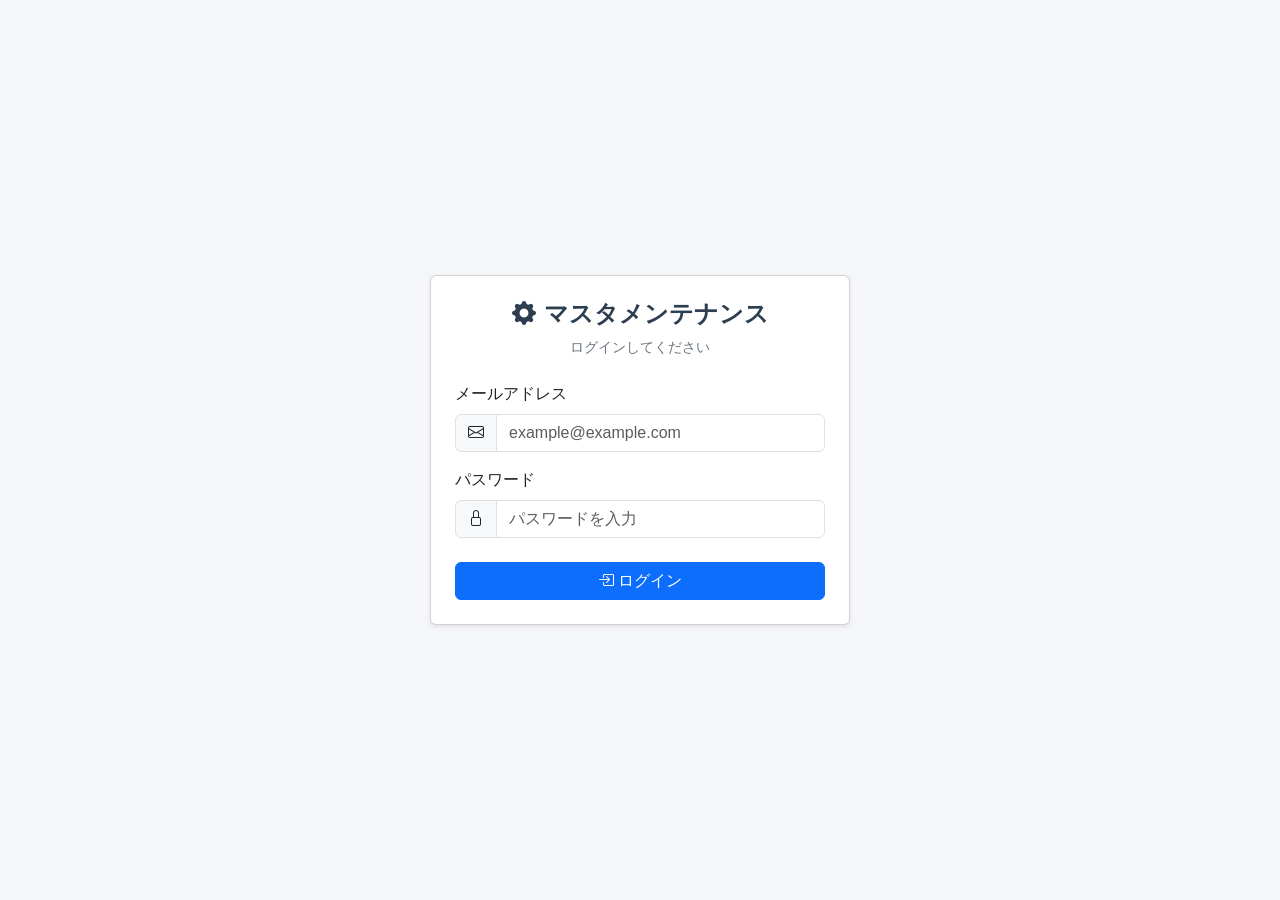
<file: src/MasterMaintenance.Api/wwwroot/login.html>
<!DOCTYPE html>
<html lang="ja">
<head>
  <meta charset="UTF-8">
  <meta name="viewport" content="width=device-width, initial-scale=1.0">
  <title>マスタメンテナンス - ログイン</title>
  <!-- Bootstrap 5 CSS -->
  <link href="https://cdn.jsdelivr.net/npm/bootstrap@5.3.3/dist/css/bootstrap.min.css" rel="stylesheet">
  <!-- Bootstrap Icons -->
  <link href="https://cdn.jsdelivr.net/npm/bootstrap-icons@1.11.3/font/bootstrap-icons.min.css" rel="stylesheet">
  <style>
    body {
      font-family: "Segoe UI", "Meiryo", sans-serif;
      background-color: #f5f6fa;
      min-height: 100vh;
      display: flex;
      align-items: center;
      justify-content: center;
    }
    .login-card {
      width: 100%;
      max-width: 420px;
    }
    .login-header {
      text-align: center;
      margin-bottom: 1.5rem;
    }
    .login-header h4 {
      font-weight: 600;
      color: #2c3e50;
    }
    .login-header p {
      color: #6c757d;
      font-size: 0.9rem;
    }
  </style>
</head>
<body>

  <div class="login-card">
    <div class="card shadow-sm">
      <div class="card-body p-4">
        <div class="login-header">
          <h4><i class="bi bi-gear-fill me-2"></i>マスタメンテナンス</h4>
          <p>ログインしてください</p>
        </div>

        <div id="errorAlert" class="alert alert-danger small py-2 d-none"></div>

        <form id="loginForm">
          <div class="mb-3">
            <label class="form-label fw-medium">メールアドレス</label>
            <div class="input-group">
              <span class="input-group-text"><i class="bi bi-envelope"></i></span>
              <input type="email" class="form-control" id="email" placeholder="example@example.com" required>
            </div>
          </div>
          <div class="mb-4">
            <label class="form-label fw-medium">パスワード</label>
            <div class="input-group">
              <span class="input-group-text"><i class="bi bi-lock"></i></span>
              <input type="password" class="form-control" id="password" placeholder="パスワードを入力" required>
            </div>
          </div>
          <button type="submit" class="btn btn-primary w-100" id="btnLogin">
            <i class="bi bi-box-arrow-in-right me-1"></i>ログイン
          </button>
        </form>
      </div>
    </div>
  </div>

  <!-- Bootstrap 5 JS Bundle -->
  <script src="https://cdn.jsdelivr.net/npm/bootstrap@5.3.3/dist/js/bootstrap.bundle.min.js"></script>
  <script>
    // 既にトークンがあればリダイレクト
    if (localStorage.getItem('token')) {
      location.href = 'index.html';
    }

    document.getElementById('loginForm').addEventListener('submit', async function (e) {
      e.preventDefault();
      const errorAlert = document.getElementById('errorAlert');
      errorAlert.classList.add('d-none');

      const email = document.getElementById('email').value.trim();
      const password = document.getElementById('password').value;

      try {
        const res = await fetch('/api/auth/login', {
          method: 'POST',
          headers: { 'Content-Type': 'application/json' },
          body: JSON.stringify({ email, password }),
        });

        if (!res.ok) {
          if (res.status === 401) {
            throw new Error('メールアドレスまたはパスワードが正しくありません。');
          }
          throw new Error('ログインに失敗しました。');
        }

        const data = await res.json();
        localStorage.setItem('token', data.token);
        location.href = 'index.html';
      } catch (e) {
        errorAlert.textContent = e.message;
        errorAlert.classList.remove('d-none');
      }
    });
  </script>
</body>
</html>
</file>
<file: css/style.css>
/* ========================================
   マスタメンテナンス - カスタムスタイル
   ======================================== */

/* --- Layout --- */
:root {
  --sidebar-width: 250px;
  --sidebar-bg: #2c3e50;
  --sidebar-hover: #34495e;
  --sidebar-active: #1a252f;
  --header-height: 56px;
}

body {
  font-family: "Segoe UI", "Meiryo", sans-serif;
  background-color: #f5f6fa;
  overflow-x: hidden;
}

/* --- Sidebar --- */
#sidebar {
  width: var(--sidebar-width);
  min-height: calc(100vh - var(--header-height));
  background-color: var(--sidebar-bg);
  transition: margin-left 0.3s ease;
  position: fixed;
  top: var(--header-height);
  left: 0;
  bottom: 0;
  z-index: 1000;
  overflow-y: auto;
}

#sidebar.collapsed {
  margin-left: calc(-1 * var(--sidebar-width));
}

#sidebar .nav-link {
  color: rgba(255, 255, 255, 0.8);
  padding: 0.75rem 1.25rem;
  border-left: 3px solid transparent;
  transition: all 0.2s ease;
}

#sidebar .nav-link:hover {
  color: #fff;
  background-color: var(--sidebar-hover);
  border-left-color: rgba(255, 255, 255, 0.3);
}

#sidebar .nav-link.active {
  color: #fff;
  background-color: var(--sidebar-active);
  border-left-color: #3498db;
}

#sidebar .nav-link i {
  width: 1.5rem;
  text-align: center;
  margin-right: 0.5rem;
}

.sidebar-heading {
  color: rgba(255, 255, 255, 0.4);
  font-size: 0.75rem;
  text-transform: uppercase;
  letter-spacing: 0.1em;
  padding: 1rem 1.25rem 0.5rem;
}

/* --- Main Content --- */
#main-content {
  margin-left: var(--sidebar-width);
  padding: 1.5rem;
  min-height: calc(100vh - var(--header-height));
  transition: margin-left 0.3s ease;
}

#main-content.expanded {
  margin-left: 0;
}

/* --- Header / Navbar --- */
.navbar {
  height: var(--header-height);
  box-shadow: 0 2px 4px rgba(0, 0, 0, 0.08);
  z-index: 1050;
}

.navbar-brand {
  font-weight: 600;
  letter-spacing: 0.02em;
}

#sidebarToggle {
  border: none;
  font-size: 1.25rem;
  padding: 0.25rem 0.5rem;
}

/* --- Page Header --- */
.page-header {
  display: flex;
  justify-content: space-between;
  align-items: center;
  margin-bottom: 1.25rem;
}

.page-header h4 {
  margin: 0;
  font-weight: 600;
  color: #2c3e50;
}

/* --- Search Area --- */
.search-area {
  background-color: #fff;
  border-radius: 0.5rem;
  padding: 1.25rem;
  margin-bottom: 1.25rem;
  box-shadow: 0 1px 3px rgba(0, 0, 0, 0.06);
}

.search-area .form-label {
  font-size: 0.85rem;
  font-weight: 500;
  color: #6c757d;
  margin-bottom: 0.25rem;
}

/* --- Table Card --- */
.table-card {
  background-color: #fff;
  border-radius: 0.5rem;
  box-shadow: 0 1px 3px rgba(0, 0, 0, 0.06);
  overflow: hidden;
}

.table-card .table {
  margin-bottom: 0;
}

.table-card .table thead th {
  background-color: #f8f9fa;
  border-bottom: 2px solid #dee2e6;
  font-weight: 600;
  font-size: 0.85rem;
  color: #495057;
  white-space: nowrap;
  padding: 0.75rem;
}

.table-card .table tbody td {
  vertical-align: middle;
  padding: 0.65rem 0.75rem;
  font-size: 0.9rem;
}

.table-card .table-info-bar {
  padding: 0.75rem;
  background-color: #f8f9fa;
  border-bottom: 1px solid #dee2e6;
  display: flex;
  justify-content: space-between;
  align-items: center;
  font-size: 0.85rem;
  color: #6c757d;
}

/* --- Action Buttons in Table --- */
.btn-action {
  padding: 0.25rem 0.5rem;
  font-size: 0.8rem;
  line-height: 1;
}

/* --- Pagination --- */
.pagination-area {
  padding: 0.75rem;
  display: flex;
  justify-content: center;
  align-items: center;
  border-top: 1px solid #dee2e6;
}

/* --- Modal --- */
.modal-header {
  background-color: #f8f9fa;
  border-bottom: 1px solid #dee2e6;
}

.modal-header .modal-title {
  font-weight: 600;
  font-size: 1rem;
}

.modal-body .form-label {
  font-weight: 500;
  font-size: 0.85rem;
  color: #495057;
}

.modal-body .required::after {
  content: " *";
  color: #dc3545;
}

/* --- Badge --- */
.badge-active {
  background-color: #27ae60;
}

.badge-inactive {
  background-color: #95a5a6;
}

/* --- Responsive --- */
@media (max-width: 768px) {
  #sidebar {
    margin-left: calc(-1 * var(--sidebar-width));
  }

  #sidebar.show {
    margin-left: 0;
  }

  #main-content {
    margin-left: 0;
  }

  .page-header {
    flex-direction: column;
    align-items: flex-start;
    gap: 0.75rem;
  }
}
</file>
<file: src/MasterMaintenance.Api/wwwroot/css/style.css>
/* ========================================
   マスタメンテナンス - カスタムスタイル
   ======================================== */

/* --- Layout --- */
:root {
  --sidebar-width: 250px;
  --sidebar-bg: #2c3e50;
  --sidebar-hover: #34495e;
  --sidebar-active: #1a252f;
  --header-height: 56px;
}

body {
  font-family: "Segoe UI", "Meiryo", sans-serif;
  background-color: #f5f6fa;
  overflow-x: hidden;
}

/* --- Sidebar --- */
#sidebar {
  width: var(--sidebar-width);
  min-height: calc(100vh - var(--header-height));
  background-color: var(--sidebar-bg);
  transition: margin-left 0.3s ease;
  position: fixed;
  top: var(--header-height);
  left: 0;
  bottom: 0;
  z-index: 1000;
  overflow-y: auto;
}

#sidebar.collapsed {
  margin-left: calc(-1 * var(--sidebar-width));
}

#sidebar .nav-link {
  color: rgba(255, 255, 255, 0.8);
  padding: 0.75rem 1.25rem;
  border-left: 3px solid transparent;
  transition: all 0.2s ease;
}

#sidebar .nav-link:hover {
  color: #fff;
  background-color: var(--sidebar-hover);
  border-left-color: rgba(255, 255, 255, 0.3);
}

#sidebar .nav-link.active {
  color: #fff;
  background-color: var(--sidebar-active);
  border-left-color: #3498db;
}

#sidebar .nav-link i {
  width: 1.5rem;
  text-align: center;
  margin-right: 0.5rem;
}

.sidebar-heading {
  color: rgba(255, 255, 255, 0.4);
  font-size: 0.75rem;
  text-transform: uppercase;
  letter-spacing: 0.1em;
  padding: 1rem 1.25rem 0.5rem;
}

/* --- Main Content --- */
#main-content {
  margin-left: var(--sidebar-width);
  padding: 1.5rem;
  min-height: calc(100vh - var(--header-height));
  transition: margin-left 0.3s ease;
}

#main-content.expanded {
  margin-left: 0;
}

/* --- Header / Navbar --- */
.navbar {
  height: var(--header-height);
  box-shadow: 0 2px 4px rgba(0, 0, 0, 0.08);
  z-index: 1050;
}

.navbar-brand {
  font-weight: 600;
  letter-spacing: 0.02em;
}

#sidebarToggle {
  border: none;
  font-size: 1.25rem;
  padding: 0.25rem 0.5rem;
}

/* --- Page Header --- */
.page-header {
  display: flex;
  justify-content: space-between;
  align-items: center;
  margin-bottom: 1.25rem;
}

.page-header h4 {
  margin: 0;
  font-weight: 600;
  color: #2c3e50;
}

/* --- Search Area --- */
.search-area {
  background-color: #fff;
  border-radius: 0.5rem;
  padding: 1.25rem;
  margin-bottom: 1.25rem;
  box-shadow: 0 1px 3px rgba(0, 0, 0, 0.06);
}

.search-area .form-label {
  font-size: 0.85rem;
  font-weight: 500;
  color: #6c757d;
  margin-bottom: 0.25rem;
}

/* --- Table Card --- */
.table-card {
  background-color: #fff;
  border-radius: 0.5rem;
  box-shadow: 0 1px 3px rgba(0, 0, 0, 0.06);
  overflow: hidden;
}

.table-card .table {
  margin-bottom: 0;
}

.table-card .table thead th {
  background-color: #f8f9fa;
  border-bottom: 2px solid #dee2e6;
  font-weight: 600;
  font-size: 0.85rem;
  color: #495057;
  white-space: nowrap;
  padding: 0.75rem;
}

.table-card .table tbody td {
  vertical-align: middle;
  padding: 0.65rem 0.75rem;
  font-size: 0.9rem;
}

.table-card .table-info-bar {
  padding: 0.75rem;
  background-color: #f8f9fa;
  border-bottom: 1px solid #dee2e6;
  display: flex;
  justify-content: space-between;
  align-items: center;
  font-size: 0.85rem;
  color: #6c757d;
}

/* --- Action Buttons in Table --- */
.btn-action {
  padding: 0.25rem 0.5rem;
  font-size: 0.8rem;
  line-height: 1;
}

/* --- Pagination --- */
.pagination-area {
  padding: 0.75rem;
  display: flex;
  justify-content: center;
  align-items: center;
  border-top: 1px solid #dee2e6;
}

/* --- Modal --- */
.modal-header {
  background-color: #f8f9fa;
  border-bottom: 1px solid #dee2e6;
}

.modal-header .modal-title {
  font-weight: 600;
  font-size: 1rem;
}

.modal-body .form-label {
  font-weight: 500;
  font-size: 0.85rem;
  color: #495057;
}

.modal-body .required::after {
  content: " *";
  color: #dc3545;
}

/* --- Badge --- */
.badge-active {
  background-color: #27ae60;
}

.badge-inactive {
  background-color: #95a5a6;
}

/* --- Responsive --- */
@media (max-width: 768px) {
  #sidebar {
    margin-left: calc(-1 * var(--sidebar-width));
  }

  #sidebar.show {
    margin-left: 0;
  }

  #main-content {
    margin-left: 0;
  }

  .page-header {
    flex-direction: column;
    align-items: flex-start;
    gap: 0.75rem;
  }
}
</file>
